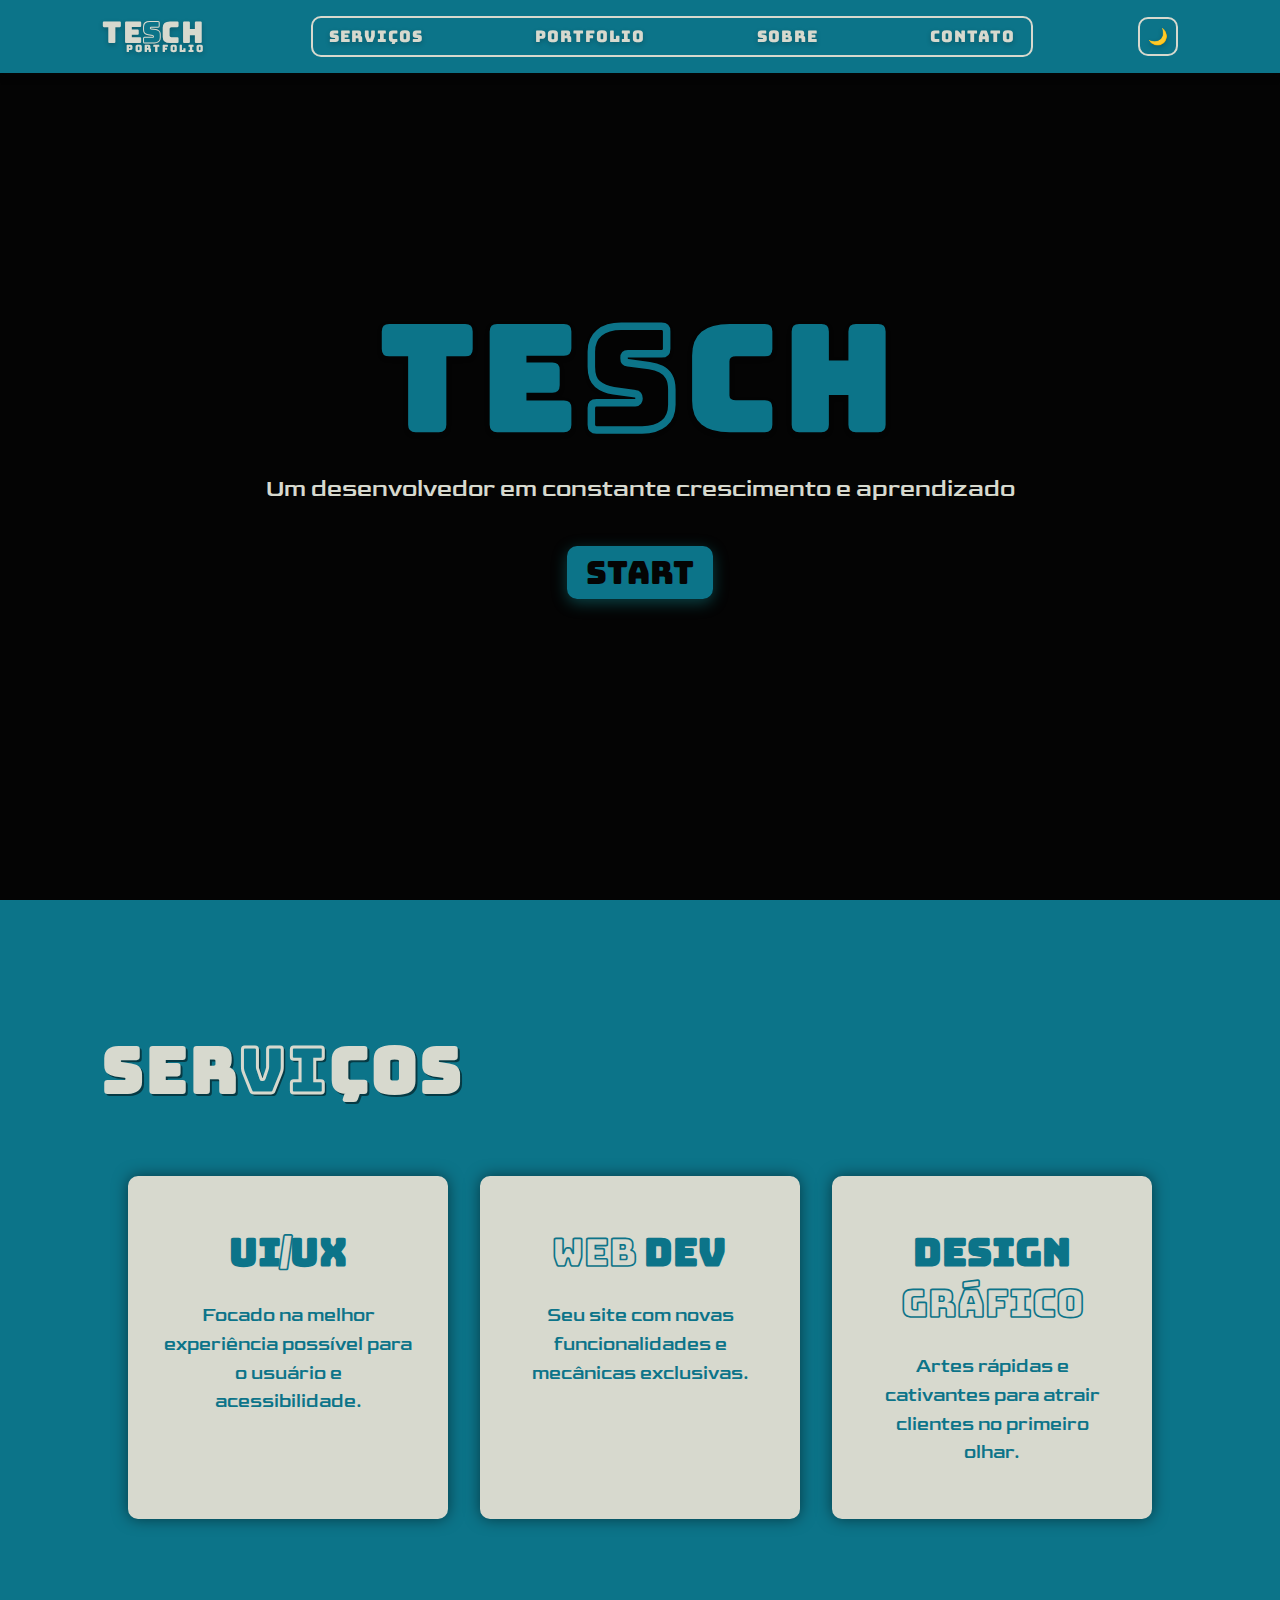
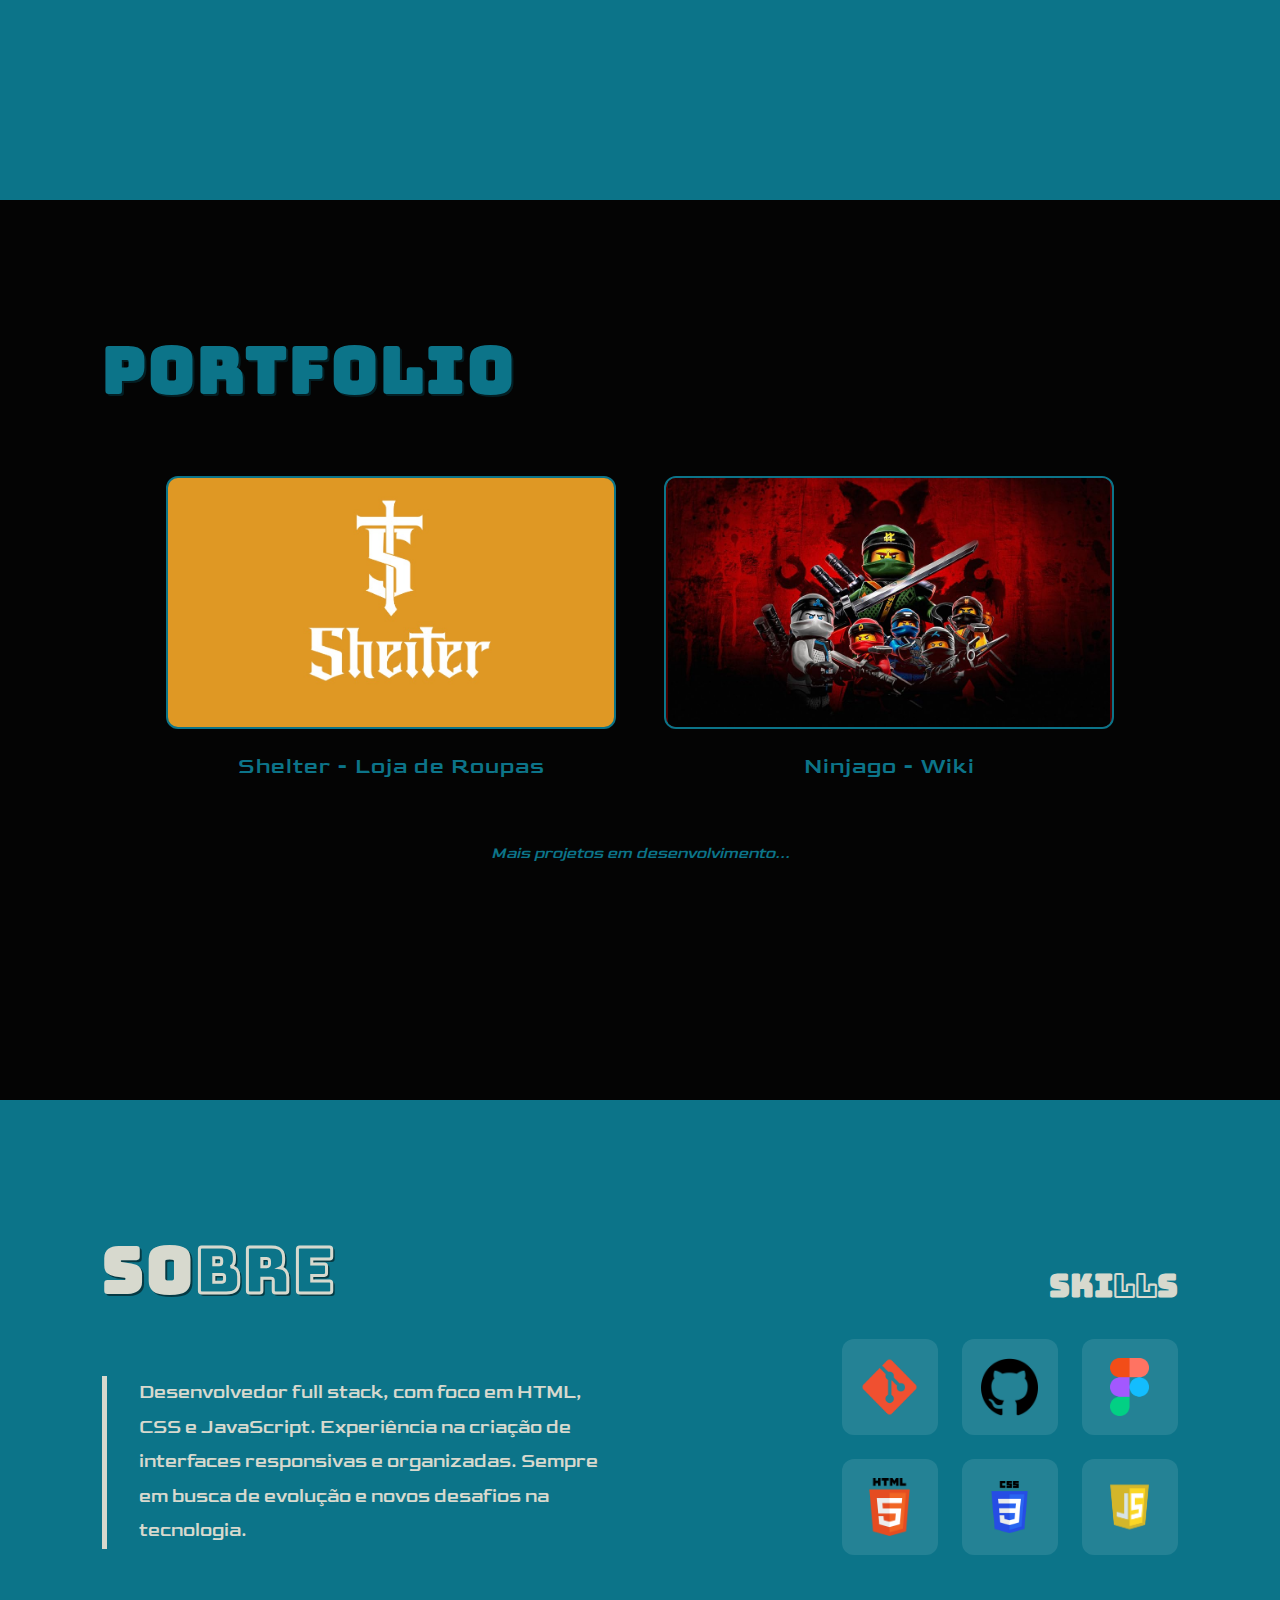
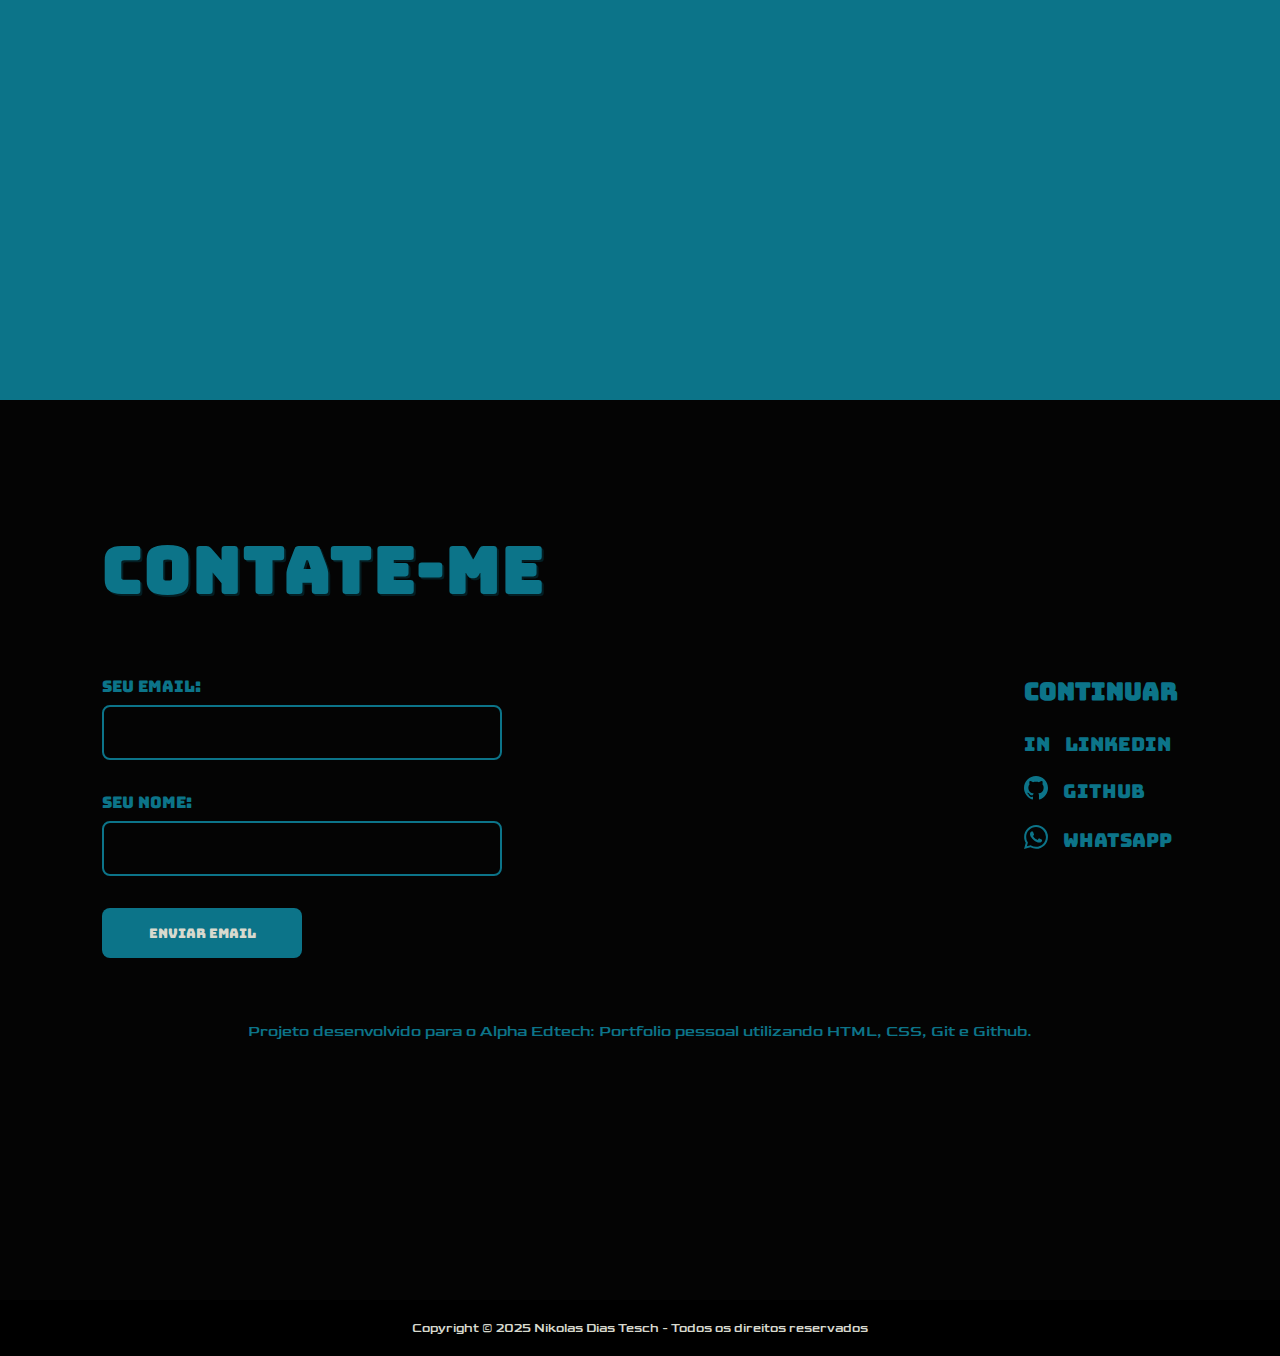
<file: index.html>
<!DOCTYPE html>
<html lang="pt-BR">
  <head>
    <meta charset="UTF-8" />
    <meta name="viewport" content="width=device-width, initial-scale=1.0" />
    <title>TESCH PORTFOLIO</title>
    <link rel="stylesheet" href="styles.css">
  </head>
  <body>
    <input type="checkbox" id="theme-toggle" hidden />
    
    <div id="page-container">
      
      <header class="header-fixed glass-effect">
        <div class="logo-container">
          <a href="#inicio">
            <span class="logo-small">TE<span class="logo-outline">S</span>CH</span>
            <span id="subtitle">PORTFOLIO</span>
          </a>
        </div>

        <nav class="header-nav">
          <a href="#servicos" class="nav-button">SERVIÇOS</a>
          <a href="#portfolio" class="nav-button">PORTFOLIO</a>
          <a href="#sobre" class="nav-button">SOBRE</a>
          <a href="#contato" class="nav-button">CONTATO</a>
        </nav>

        <div class="theme-wrapper">
          <label for="theme-toggle" class="theme-toggle-button">
            <span class="icon-display"></span>
          </label>
        </div>
      </header>

      <main>
        
        <section id="inicio" class="hero-section">
          <div class="fade-in-scroll">
            <h1 class="main-logo">TE<span class="logo-outline-main">S</span>CH</h1>
            <p class="subtitle-main">
              Um desenvolvedor em constante crescimento e aprendizado
            </p>
            <a href="#servicos" class="start-button">START</a>
          </div>
        </section>

        <section id="servicos" class="content-section">
          <div class="container-align">
            <h2 class="section-titleN reveal-text">
              SER<span class="section-title-outline-blue">VI</span>ÇOS
            </h2>

            <div class="centered-content-wrapper">
              <div class="services-container">
                <div class="service-card reveal-card">
                  <h3 class="card-title">
                    UI<span class="logo-outline-white">/</span>UX
                  </h3>
                  <p class="card-description">
                    Focado na melhor experiência possível para o usuário e acessibilidade.
                  </p>
                </div>

                <div class="service-card reveal-card">
                  <h3 class="card-title">
                    <span class="logo-outline-white">WEB</span> DEV
                  </h3>
                  <p class="card-description">
                    Seu site com novas funcionalidades e mecânicas exclusivas.
                  </p>
                </div>

                <div class="service-card reveal-card">
                  <h3 class="card-title">
                    DESIGN <span class="logo-outline-white">GRÁFICO</span>
                  </h3>
                  <p class="card-description">
                    Artes rápidas e cativantes para atrair clientes no primeiro olhar.
                  </p>
                </div>
              </div>
            </div>
          </div>
        </section>

        <section id="portfolio" class="content-section">
          <div class="container-align">
            <h2 class="section-titleB title-breveal-text">PORTFOLIO</h2>

            <div class="centered-content-wrapper">
              <div class="portfolio-container">
                <a href="./projects/shelter/index.html" class="portfolio-card reveal-card">
                  <div class="card-frame shelter-bg">
                    <img src="./assets/shelter.png" alt="Shelter Logo" class="project-logo" />
                  </div>
                  <p class="project-name">Shelter - Loja de Roupas</p>
                </a>

                <a href="./projects/ninjago/index.html" class="portfolio-card reveal-card">
                  <div class="card-frame ninjago-bg">
                    <img src="./assets/ninjagobannser.jpg" alt="Ninjago Wiki" class="project-img" />
                  </div>
                  <p class="project-name">Ninjago - Wiki</p>
                </a>
              </div>
              <p class="coming-soon reveal-text">Mais projetos em desenvolvimento...</p>
            </div>
          </div>
        </section>
        
        <section id="sobre" class="content-section">
          <div class="container-align">
            <h2 class="section-titleN reveal-text">SO<span class="section-title-outline-blue">BRE</span></h2>

            <div class="about-split-layout">
              
              <div class="about-text-column reveal-card">
                <div class="about-text-container">
                  <p class="about-text">
                    Desenvolvedor full stack, com foco em HTML, CSS e JavaScript.
                    Experiência na criação de interfaces responsivas e organizadas. 
                    Sempre em busca de evolução e novos desafios na tecnologia.
                  </p>
                </div>
              </div>

              <div class="skills-column reveal-card">
                <h3 class="skills-title">SKI<span class="section-title-outline-blue">LL</span>S</h3>
                <div class="skills-grid-2col">
                  <div class="skill-card"><img src="./assets/Giticon.png" alt="Git" class="skill-icon" /></div>
                  <div class="skill-card"><img src="./assets/GitHubIcon.png" alt="GitHub" class="skill-icon" /></div>
                  <div class="skill-card"><img src="./assets/Figmaicon.png" alt="Figma" class="skill-icon" /></div>
                  <div class="skill-card"><img src="./assets/htmlicon.png" alt="HTML5" class="skill-icon" /></div>
                  <div class="skill-card"><img src="./assets/cssicon.png" alt="CSS3" class="skill-icon" /></div>
                  <div class="skill-card"><img src="./assets/jsicon.webp" alt="JS" class="skill-icon" /></div>
                </div>
              </div>

            </div>
          </div>
        </section>

        <section id="contato" class="content-section">
          <div class="container-align">
            <h2 class="section-titleB title-b reveal-text">CONTATE-ME</h2>
            
            <div class="contact-content">
              <div class="contact-form-container reveal-card">
                <form action="mailto:nikolasdtesch@gmail.com" method="POST" enctype="text/plain" class="contact-form">
                  <label for="email" class="form-label">Seu EMAIL:</label>
                  <input type="email" id="email" name="email" class="form-input" required />
                  
                  <label for="name" class="form-label">Seu NOME:</label>
                  <input type="text" id="name" name="name" class="form-input" required />
                  
                  <button type="submit" class="submit-button">ENVIAR EMAIL</button>
                </form>
              </div>

              <div class="social-wrapper reveal-card">
                <h2 class="social-title">CONTINUAR</h2>
                <div class="social-links">
                  <a href="https://www.linkedin.com/in/nikolastesch/" target="_blank" class="social-link">
                    <span class="social-icon">in</span> LINKEDIN
                  </a>
                  <a href="https://github.com/NikolasTesch" target="_blank" class="social-link">
                    <span class="social-icon-github"></span> GITHUB
                  </a>
                  <a href="https://wa.me/5573999760129" target="_blank" class="social-link">
                    <span class="social-icon-whatsapp"></span> WHATSAPP
                  </a>
                </div>
              </div>
            </div>

            <div class="project-info reveal-text">
              <p class="project-description">
                Projeto desenvolvido para o Alpha Edtech: Portfolio pessoal utilizando HTML, CSS, Git e Github.
              </p>
            </div>
          </div>
        </section>

      </main>

      <footer class="footer">
        <p class="footer-text">
          Copyright © 2025 Nikolas Dias Tesch - Todos os direitos reservados
        </p>
      </footer>

    </div>
  </body>
</html>
</file>
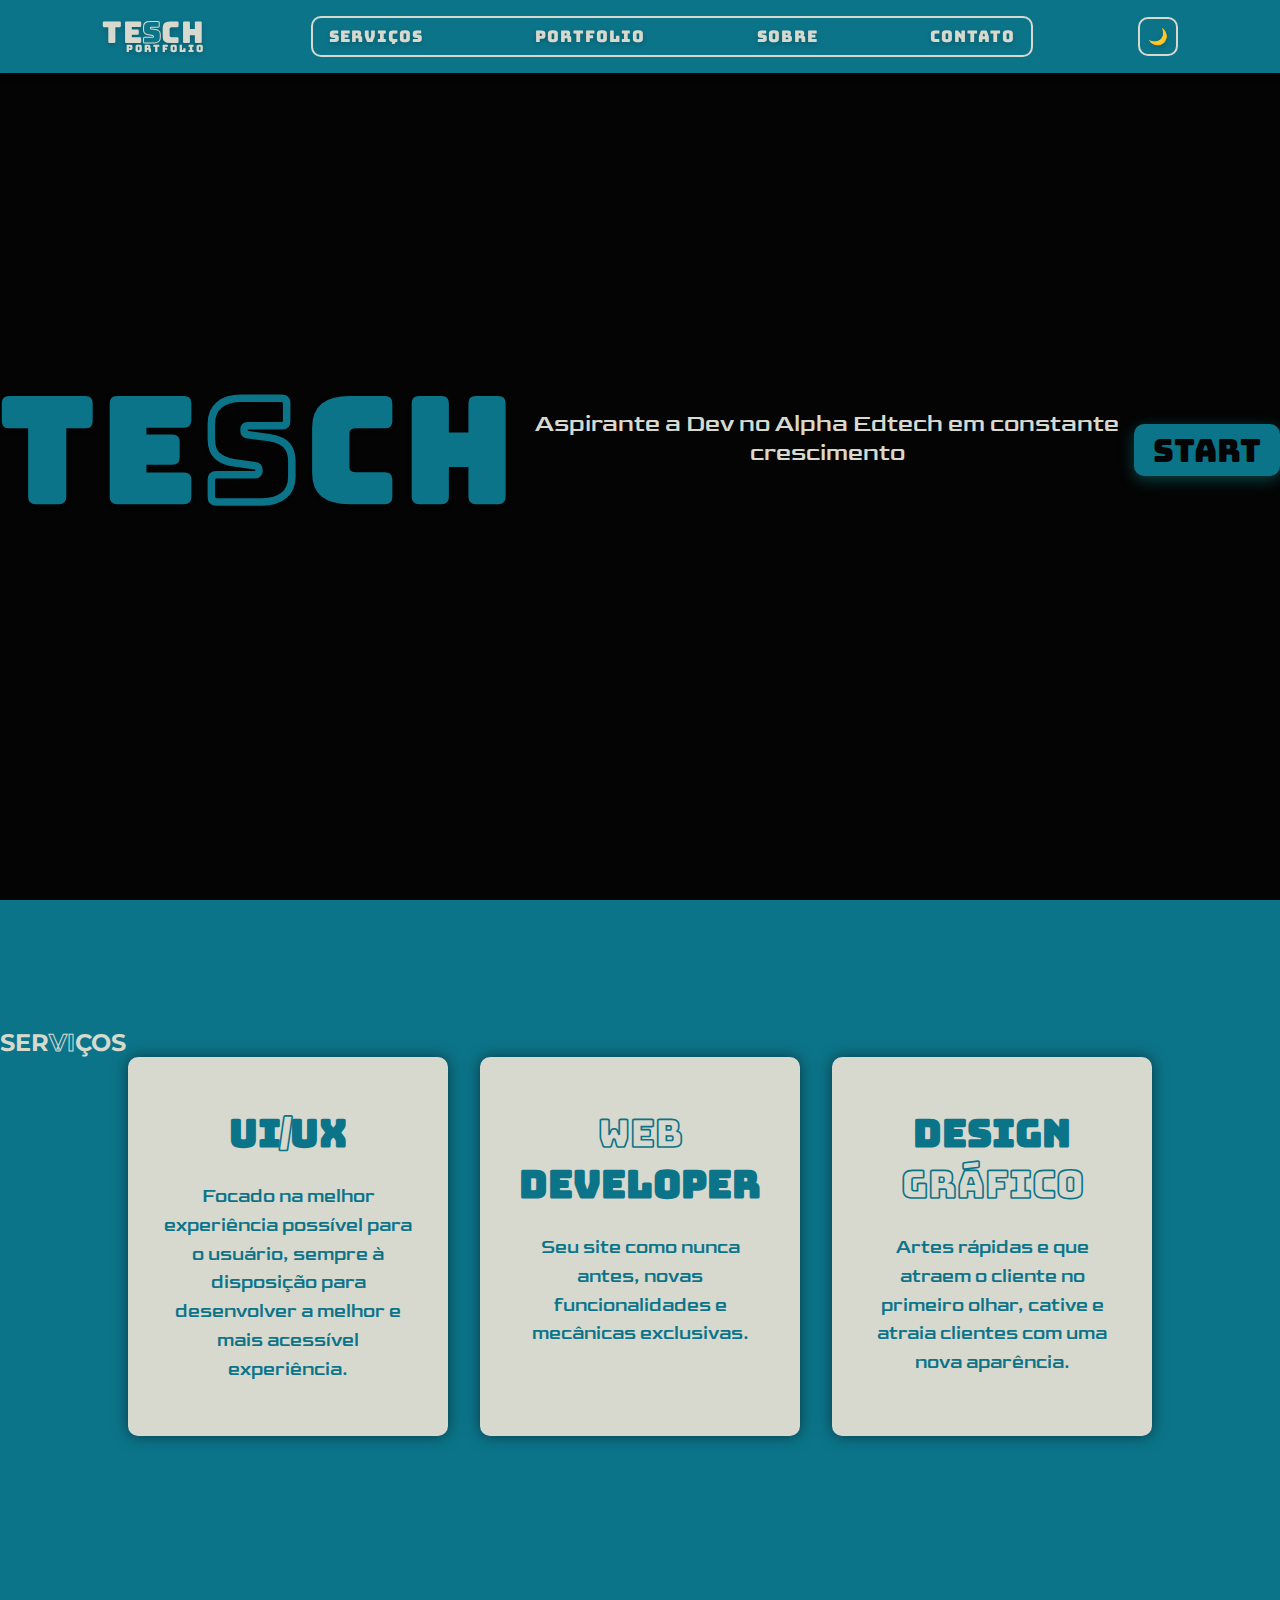
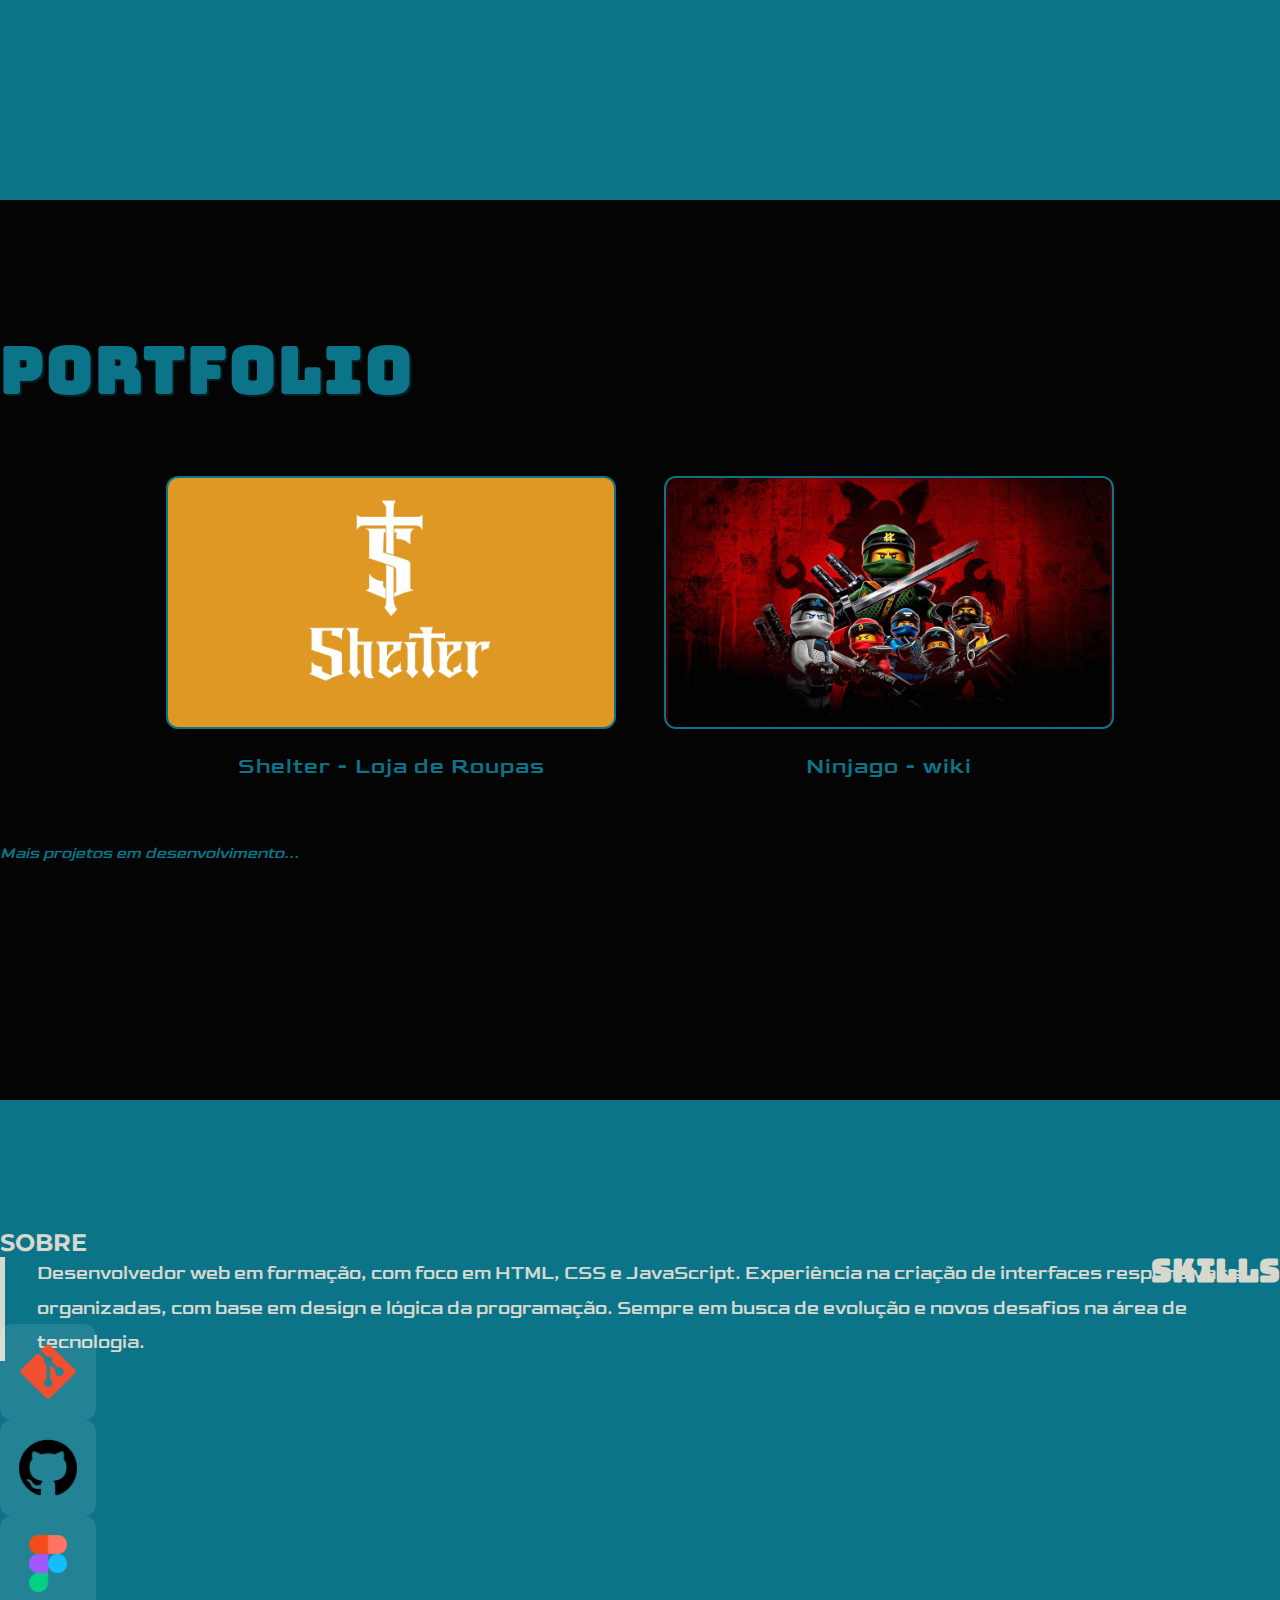
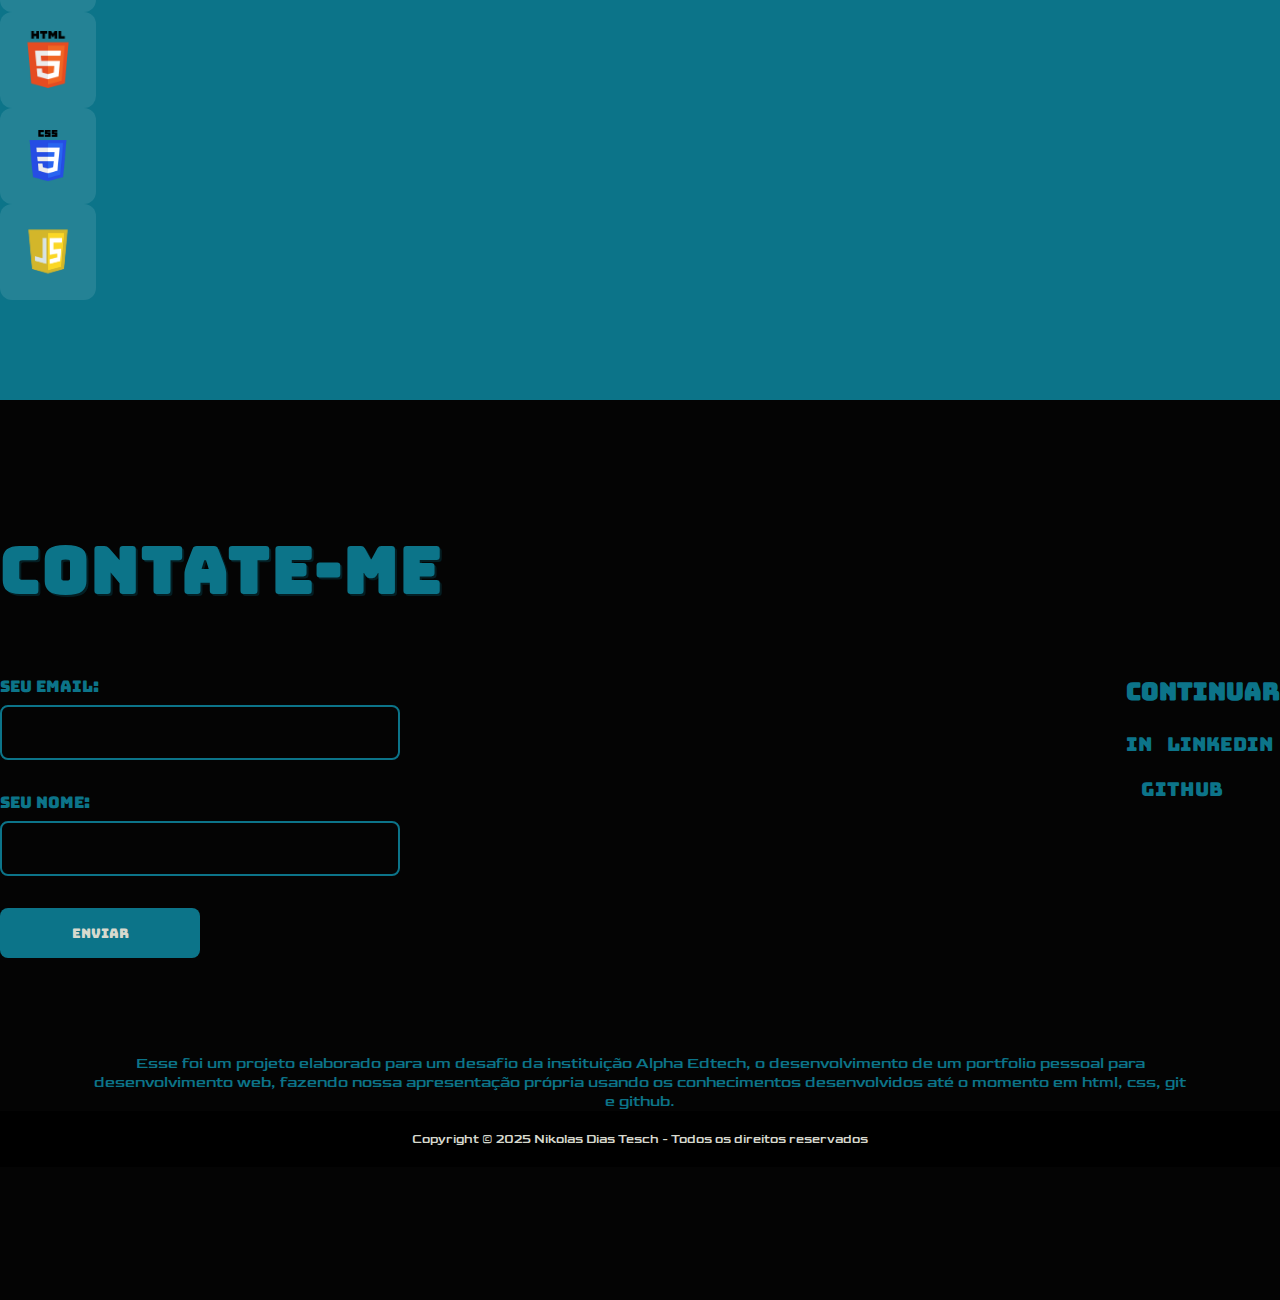
<file: Index.html>
<!DOCTYPE html>
<html lang="pt-BR">
  <head>
    <meta charset="UTF-8" />
    <meta name="viewport" content="width=device-width, initial-scale=1.0" />
    <title>TESCH PORTFOLIO</title>
    <link rel="stylesheet" href="styles.css">
  </head>
  <body>
    <!-- --------------------------------------------- -->
    <!--                   HEADER                      -->
    <!-- --------------------------------------------- -->
    <input type="checkbox" id="theme-toggle" hidden />
    <div id="page-container">
      <header class="header-fixed">
        <div>
          <a href="#inicio">
            <span class="logo-small"
              >TE<span class="logo-outline">S</span><span>CH</span></span
            >
            <span id="subtitle">PORTFOLIO</span>
          </a>
        </div>

        <nav class="header-nav">
          <a href="#servicos" class="nav-button">SERVIÇOS</a>
          <a href="#portfolio" class="nav-button">PORTFOLIO</a>
          <a href="#sobre" class="nav-button">SOBRE</a>
          <a href="#contato" class="nav-button">CONTATO</a>
        </nav>

        <div>
          <label for="theme-toggle" class="theme-toggle-button"
            ><span class="icon-display"></span>
          </label>
        </div>
      </header>

      <!-- --------------------------------------------- -->
      <!--                  INICIO/HERO                   -->
      <!-- --------------------------------------------- -->
      <section id="inicio" class="hero-section">
        <h1 class="main-logo">TE<span class="logo-outline-main">S</span>CH</h1>
        <p class="subtitle-main">
          Aspirante a Dev no Alpha Edtech em constante crescimento
        </p>
        <a href="#servicos" class="start-button">START</a>
      </section>

      <!-- --------------------------------------------- -->
      <!--               SEÇÃO SERVIÇOS                  -->
      <!-- --------------------------------------------- -->
      <section id="servicos" class="content-section">
        <h2 class="section-title">
          SER<span class="section-title-outline-blue">VI</span>ÇOS
        </h2>

        <div class="services-container">
          <div class="service-card">
            <h3 class="card-title">
              UI<span class="logo-outline-white">/</span>UX
            </h3>
            <p class="card-description">
              Focado na melhor experiência possível para o usuário, sempre à
              disposição para desenvolver a melhor e mais acessível experiência.
            </p>
          </div>

          <div class="service-card">
            <h3 class="card-title">
              <span class="logo-outline-white">WEB</span> DEVELOPER
            </h3>
            <p class="card-description">
              Seu site como nunca antes, novas funcionalidades e mecânicas
              exclusivas.
            </p>
          </div>

          <div class="service-card">
            <h3 class="card-title">
              DESIGN <span class="logo-outline-white">GRÁFICO</span>
            </h3>
            <p class="card-description">
              Artes rápidas e que atraem o cliente no primeiro olhar, cative e
              atraia clientes com uma nova aparência.
            </p>
          </div>
        </div>
      </section>

      <!-- --------------------------------------------- -->
      <!--               SEÇÃO PORTIFOLIO                  -->
      <!-- --------------------------------------------- -->
      <section id="portfolio" class="content-section">
          <h2 class="section-titleB">PORTFOLIO</h2>

        <div class="portfolio-container">
          <a href="./projects/shelter/index.html" class="portfolio-card">
            <div class="card-frame shelter-bg">
              <img
                src="./assets/shelter.png"
                alt="Shelter Logo"
                class="project-logo"
              />
            </div>
            <p class="project-name">Shelter - Loja de Roupas</p>
          </a>

          <a href="./" class="portfolio-card">
            <div class="card-frame ninjago-bg">
              <img
                src="./assets/ninjagobannser.jpg"
                alt="Ninjago Wiki"
                class="project-img"
              />
            </div>
            <p class="project-name">Ninjago - wiki</p>
          </a>
        </div>
        <p class="coming-soon">Mais projetos em desenvolvimento...</p>
      </section>
      
      <!-- --------------------------------------------- -->
      <!--               SEÇÃO SOBRE                  -->
      <!-- --------------------------------------------- -->
      <section id="sobre" class="content-section">
        <h2 class="section-title">SOBRE</h2>

        <div class="about-text-container">
          <p class="about-text">
            Desenvolvedor web em formação, com foco em HTML, CSS e JavaScript.
            Experiência na criação de interfaces responsivas e organizadas, com
            base em design e lógica da programação. Sempre em busca de evolução
            e novos desafios na área de tecnologia.
          </p>
        </div>

        <h3 class="skills-title">SKILLS</h3>

        <div class="skills-container">
          <div class="skill-card">
            <img src="./assets/Giticon.png" alt="Git" class="skill-icon" />
          </div>

          <div class="skill-card">
            <img src="./assets/GitHubIcon.png" alt="GitHub" class="skill-icon" />
          </div>

          <div class="skill-card">
            <img src="./assets/Figmaicon.png" alt="Figma/Design" class="skill-icon" />
          </div>

          <div class="skill-card">
            <img src="./assets/htmlicon.png" alt="HTML5" class="skill-icon" />
          </div>

          <div class="skill-card">
            <img src="./assets/cssicon.png" alt="CSS3" class="skill-icon" />
          </div>

          <div class="skill-card">
            <img src="./assets/jsicon.webp" alt="JavaScript" class="skill-icon" />
          </div>
        </div>
      </section>
      <!-- --------------------------------------------- -->
      <!--               SEÇÃO CONTATO                  -->
      <!-- --------------------------------------------- -->
      <section id="contato" class="content-section">
        <h2 class="section-titleB">CONTATE-ME</h2>
        <!--  -->
        <div class="contact-content">
          <div class="contact-form-container">
            <form action="#" method="POST" class="contact-form">
              <label for="email" class="form-label">Seu EMAIL:</label>
              <input type="email" id="email" name="email" class="form-input" />
              <label for="name" class="form-label">Seu NOME:</label>
              <input type="text" id="name" name="name" class="form-input" />
              <button type="submit" class="submit-button">ENVIAR</button>
            </form>
          </div>

          <div class="social-container">
            <h2 class="social-title">CONTINUAR</h2>
            <div class="social-links">
              <a href="URL_DO_SEU_LINKEDIN" target="_blank" class="social-link">
                <span class="social-icon">in</span> LINKEDIN
              </a>
              <a href="URL_DO_SEU_GITHUB" target="_blank" class="social-link">
                <span class="social-icon"></span> GITHUB
              </a>
            </div>
          </div>
        </div>

        <p class="project-description">
          Esse foi um projeto elaborado para um desafio da instituição Alpha
          Edtech, o desenvolvimento de um portfolio pessoal para <br />
          desenvolvimento web, fazendo nossa apresentação própria usando os
          conhecimentos desenvolvidos até o momento em html, css, git <br />
          e github.
        </p>
        <!-- --------------------------------------------- -->
        <!--               FOOTER                  -->
        <!-- --------------------------------------------- -->
        <footer class="footer">
          <p class="footer-text">
            Copyright © 2025 Nikolas Dias Tesch - Todos os direitos reservados
          </p>
        </footer>
      </section>
    </div>
  </body>
</html>
</file>
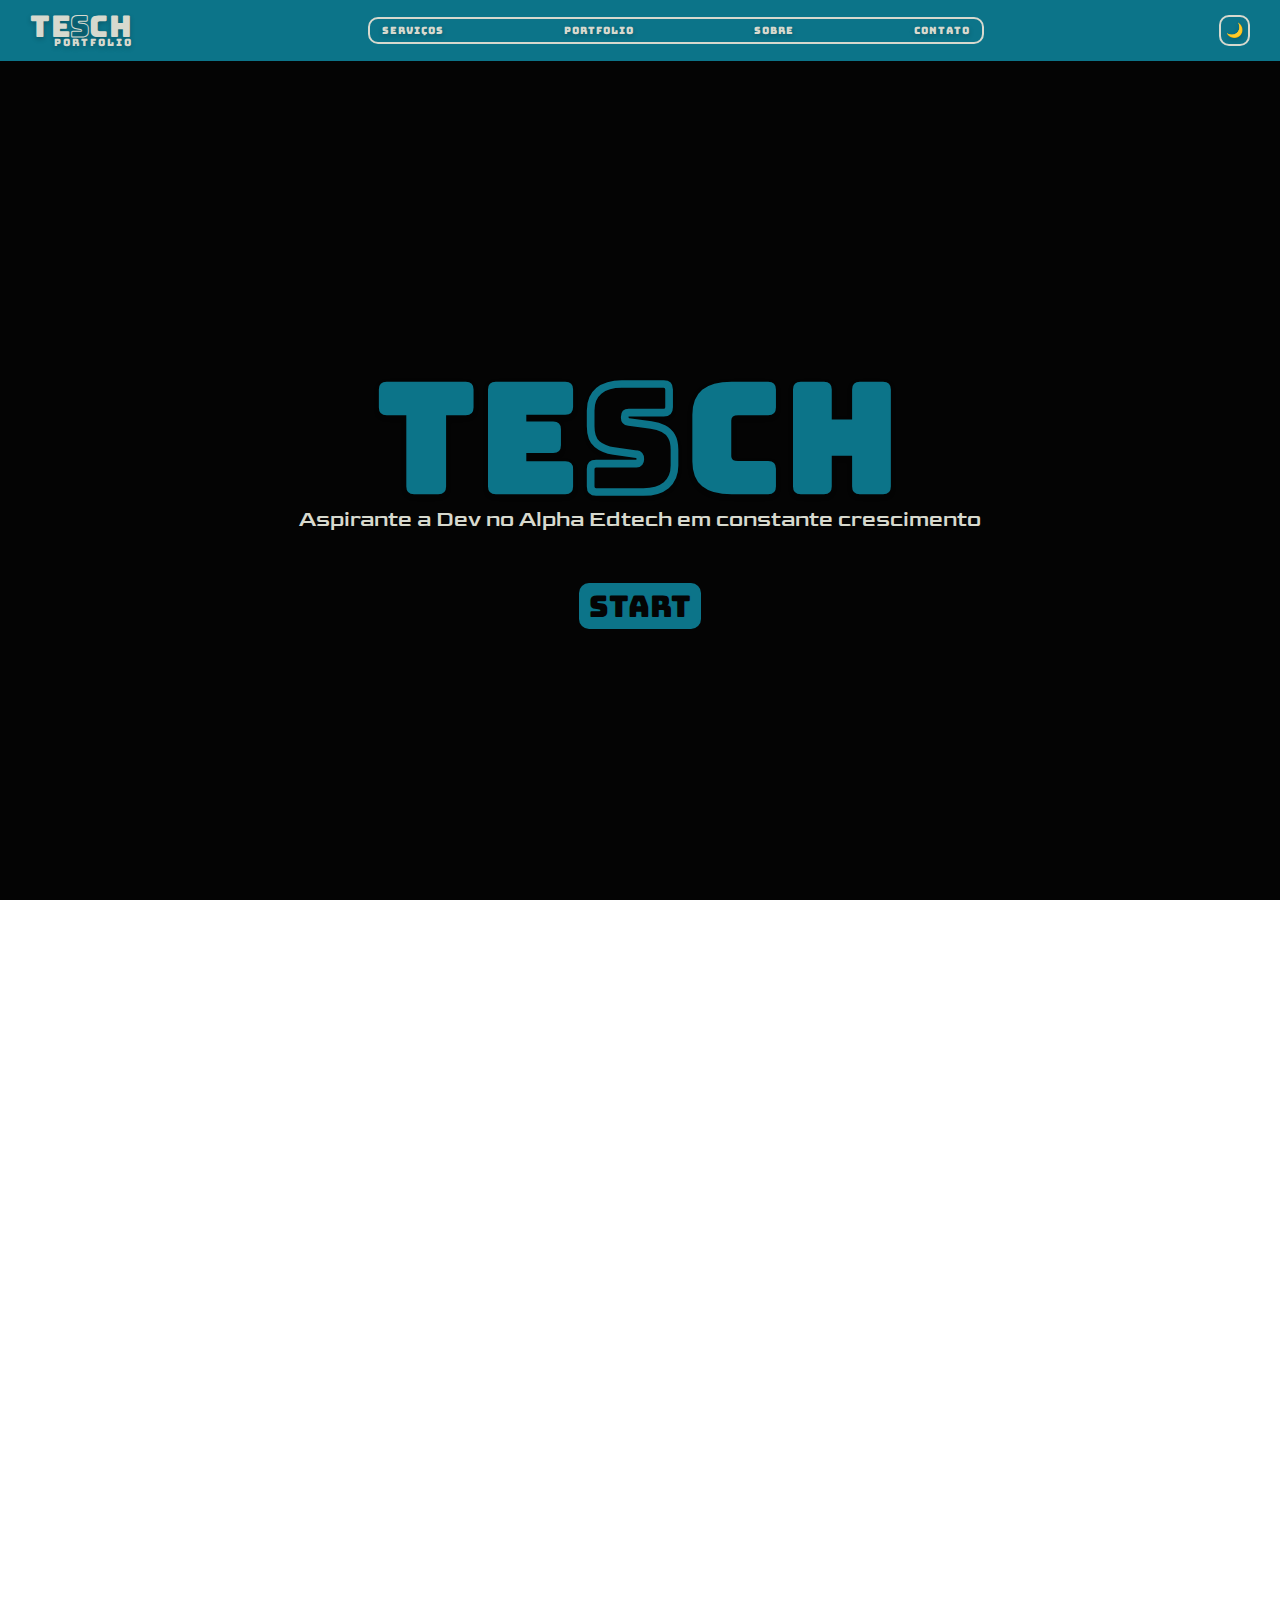
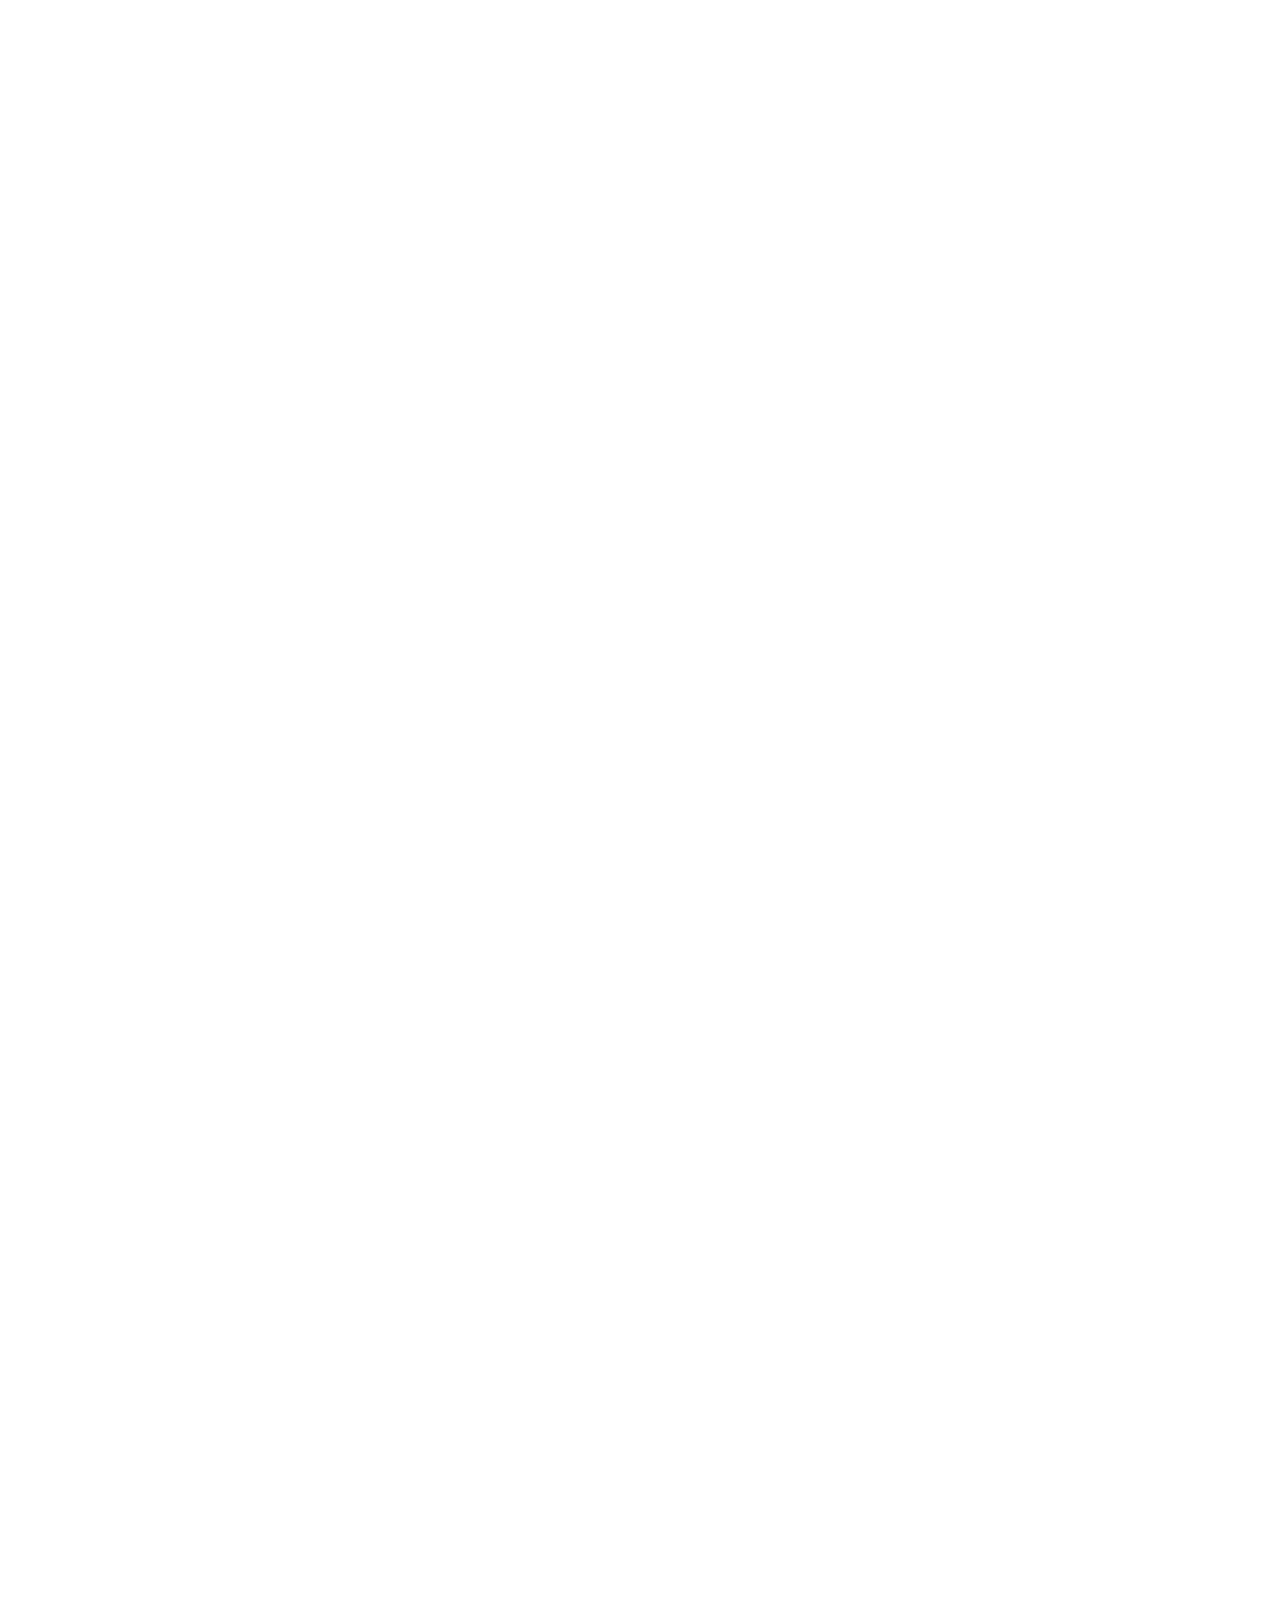
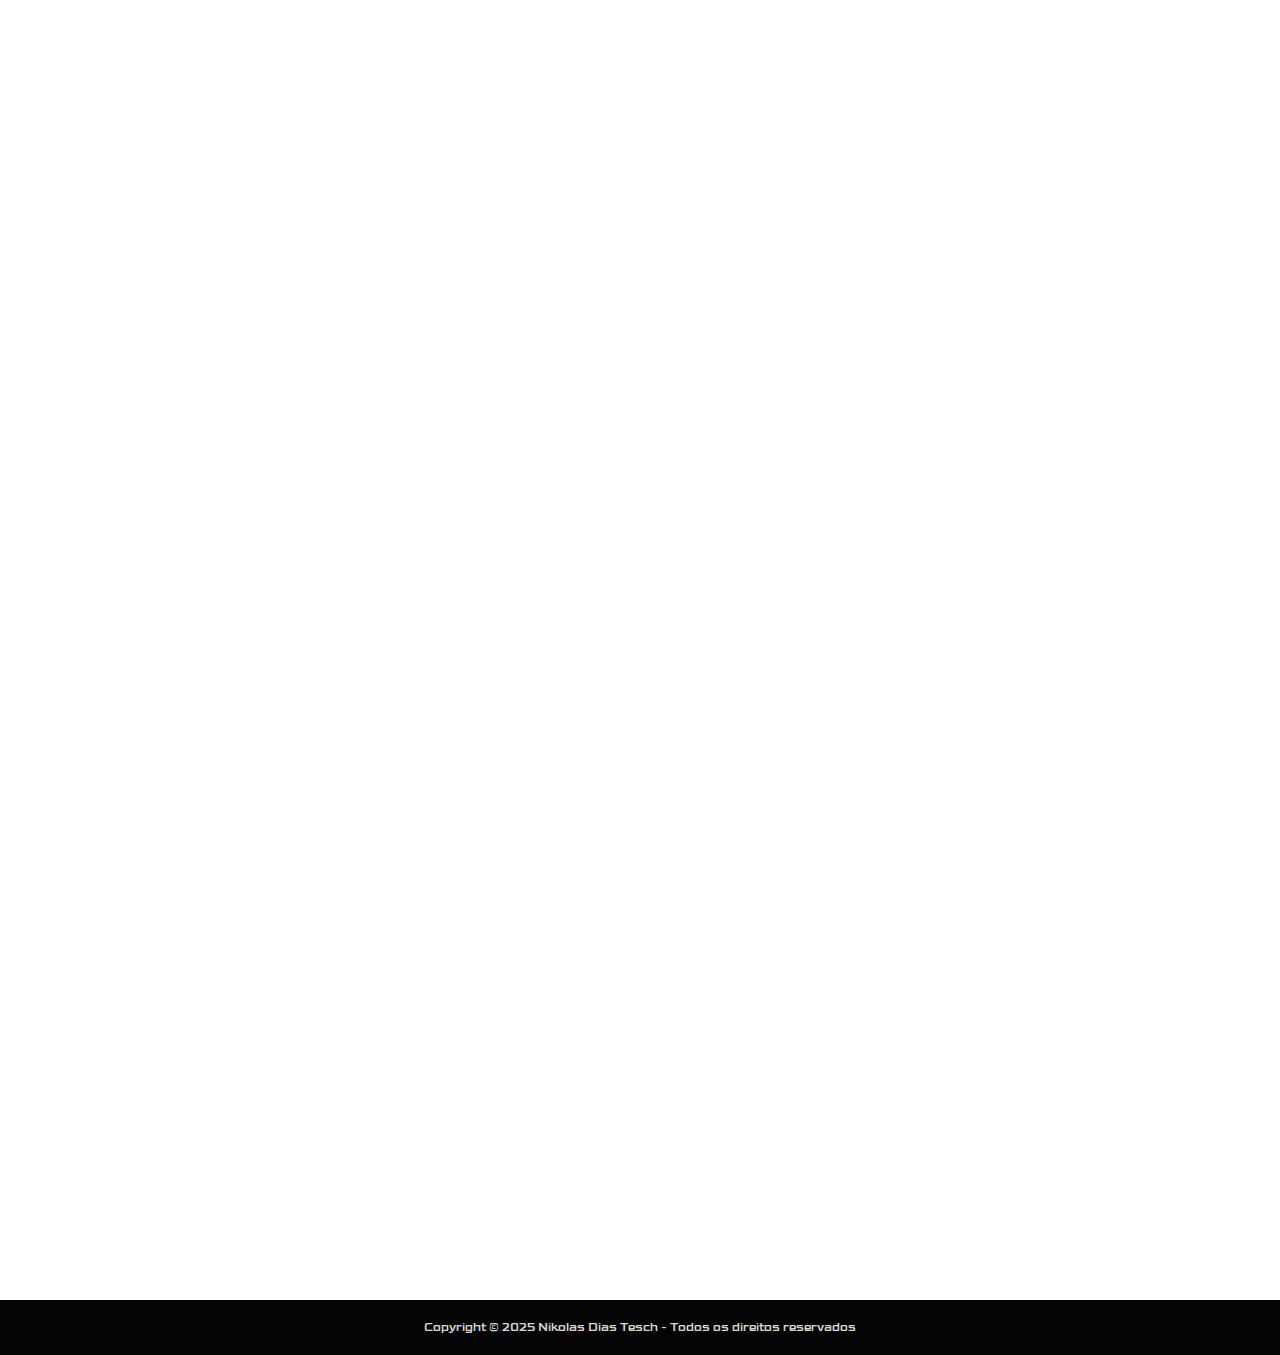
<file: MAIN PAGE/Index.html>
<!DOCTYPE html>
<html lang="pt-BR">
  <head>
    <meta charset="UTF-8" />
    <meta name="viewport" content="width=device-width, initial-scale=1.0" />
    <title>TESCH PORTFOLIO</title>
    <link rel="stylesheet" href="styles.css" />
  </head>
  <body>
    <input type="checkbox" id="theme-toggle" hidden />
    <div id="page-container">
      <header class="header-fixed">
        <div>
          <a href="#inicio">
            <span class="logo-small"
              >TE<span class="logo-outline">S</span><span>CH</span></span
            >
            <span id="subtitle">PORTFOLIO</span>
          </a>
        </div>

        <nav class="header-nav">
          <a href="#servicos" class="nav-button">SERVIÇOS</a>
          <a href="#portfolio" class="nav-button">PORTFOLIO</a>
          <a href="#sobre" class="nav-button">SOBRE</a>
          <a href="#contato" class="nav-button">CONTATO</a>
        </nav>

        <div>
          <label for="theme-toggle" class="theme-toggle-button"
            ><span class="icon-display"></span>
          </label>
        </div>
      </header>

      <section id="inicio" class="hero-section">
        <h1 class="main-logo">
          TE<span class="logo-outline-main">S</span><span>CH</span>
        </h1>
        <p class="subtitle-main">
          Aspirante a Dev no Alpha Edtech em constante crescimento
        </p>
        <a href="#servicos" class="start-button">START</a>
      </section>

      <section id="servicos" class="content-section"></section>

      <section id="portfolio" class="content-section"></section>

      <section id="sobre" class="content-section"></section>

      <section id="contato" class="content-section"></section>

      <footer class="footer">
    <p class="footer-text">
        Copyright © 2025 Nikolas Dias Tesch - Todos os direitos reservados
    </p>
    </div>
  </body>
</html>
</file>
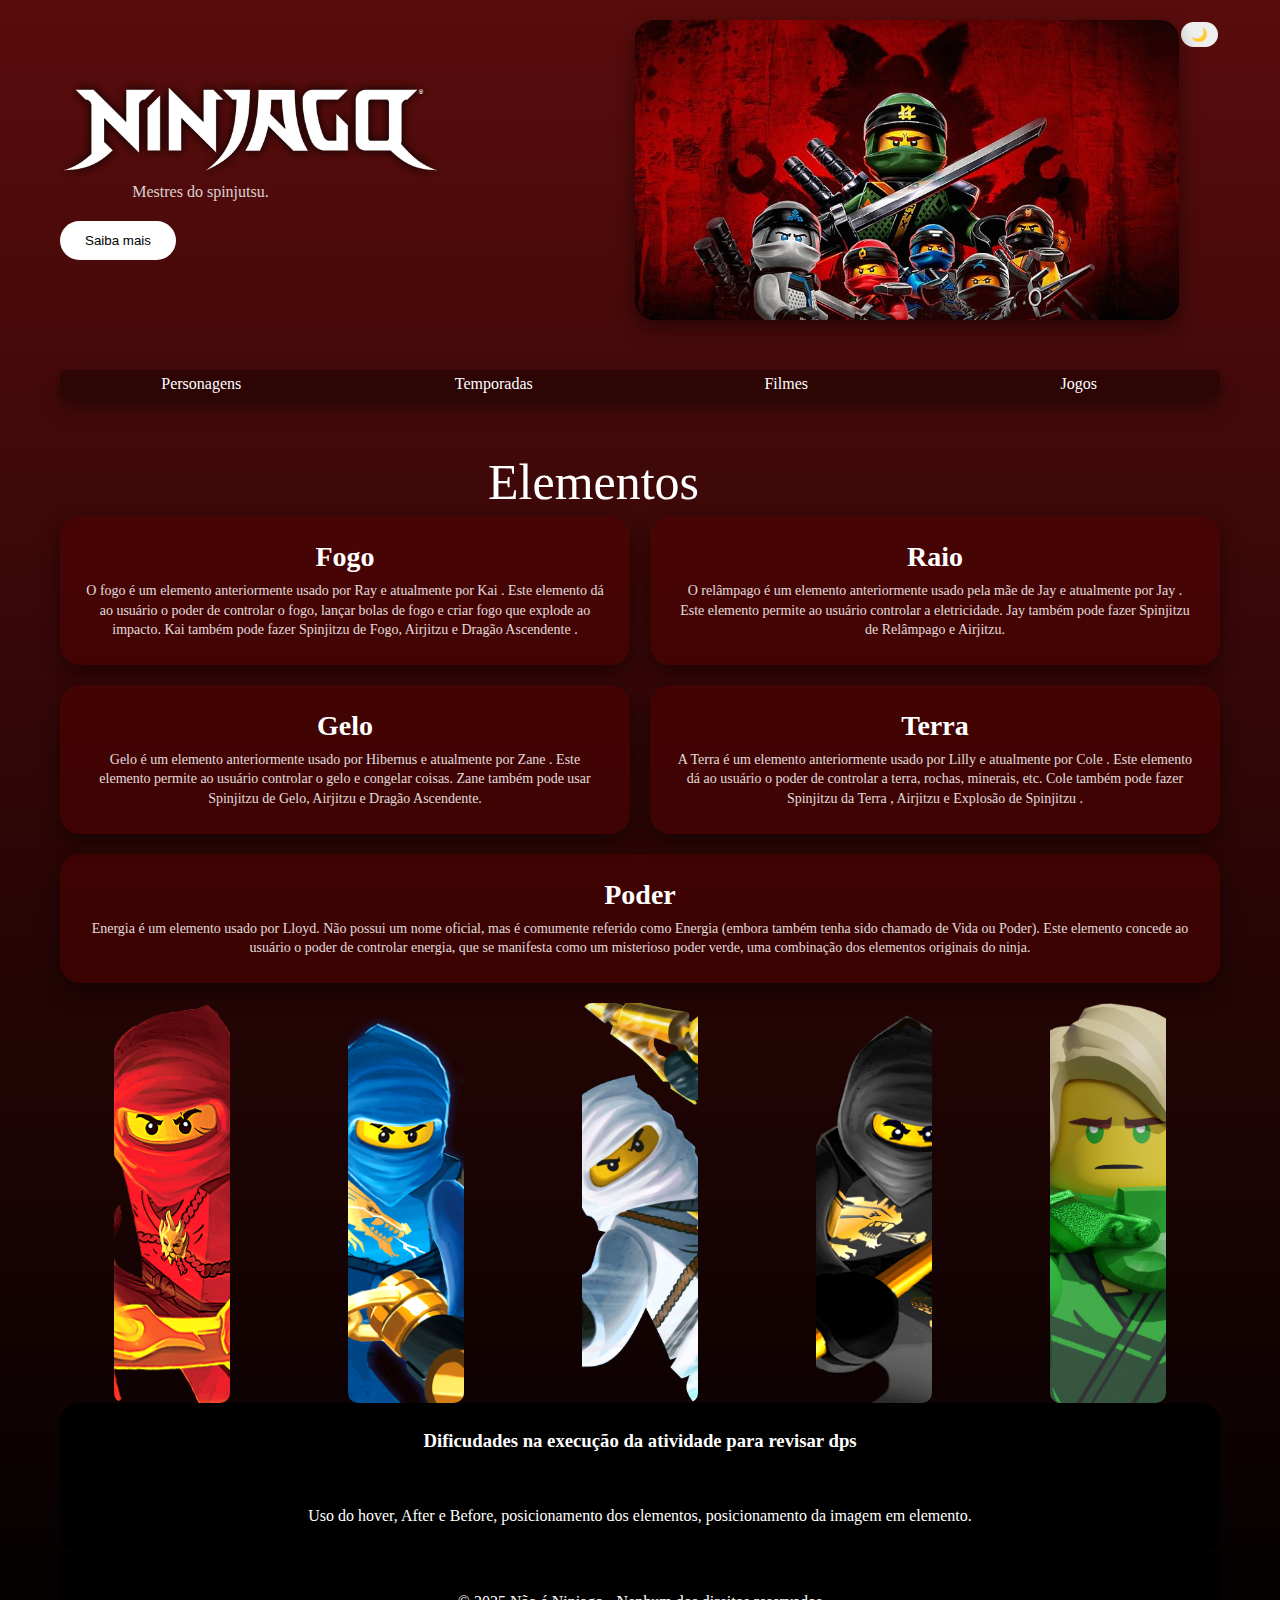
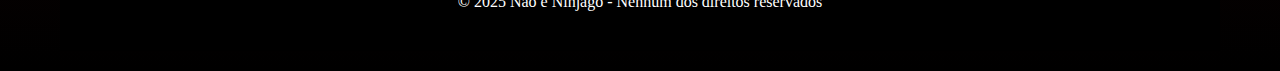
<file: ninjago/index.html>
<!DOCTYPE html>
<html lang="en">
  <head>
    <meta charset="UTF-8" />
    <meta name="viewport" content="width=device-width, initial-scale=1.0" />
    <title>Document</title>
  </head>
  <link rel="stylesheet" href="styles.css" />
  <body>
    <div class="container">
      <div><button class="botao"></button></div>
      <!-- banner -->
      <section class="banner">
        <div class="banner-text">
          <img class="logo" src="assets/Ninjago.webp" alt="" />
          <p>Mestres do spinjutsu.</p>
          <button>Saiba mais</button>
        </div>
        <div class="banner-image">
          <img src="assets/ninjagobannser.jpg" />
        </div>
      </section>

      <!-- BARRA DE SERVIÇOS -->
      <section class="services-bar">
        <div class="service">Personagens</div>
        <div class="service">Temporadas</div>
        <div class="service">Filmes</div>
        <div class="service">Jogos</div>
      </section>

      <!-- ELEMENTOS -->
      <div class="Elementos">Elementos</div>

      <!-- GRID DE CARDS -->
      <section class="cards">
        <div class="card">
          <h3 class="card-title">Fogo</h3>
          <p class="card-text">
            O fogo é um elemento anteriormente usado por Ray e atualmente por
            Kai . Este elemento dá ao usuário o poder de controlar o fogo,
            lançar bolas de fogo e criar fogo que explode ao impacto. Kai também
            pode fazer Spinjitzu de Fogo, Airjitzu e Dragão Ascendente .
          </p>
        </div>

        <div class="card">
          <h3 class="card-title">Raio</h3>
          <p class="card-text">
            O relâmpago é um elemento anteriormente usado pela mãe de Jay e
            atualmente por Jay . Este elemento permite ao usuário controlar a
            eletricidade. Jay também pode fazer Spinjitzu de Relâmpago e
            Airjitzu.
          </p>
        </div>

        <div class="card">
          <h3 class="card-title">Gelo</h3>
          <p class="card-text">
            Gelo é um elemento anteriormente usado por Hibernus e atualmente por
            Zane . Este elemento permite ao usuário controlar o gelo e congelar
            coisas. Zane também pode usar Spinjitzu de Gelo, Airjitzu e Dragão
            Ascendente.
          </p>
        </div>

        <div class="card">
          <h3 class="card-title">Terra</h3>
          <p class="card-text">
            A Terra é um elemento anteriormente usado por Lilly e atualmente por
            Cole . Este elemento dá ao usuário o poder de controlar a terra,
            rochas, minerais, etc. Cole também pode fazer Spinjitzu da Terra ,
            Airjitzu e Explosão de Spinjitzu .
          </p>
        </div>

        <div class="card">
          <h3 class="card-title">Poder</h3>
          <p class="card-text">
            Energia é um elemento usado por Lloyd. Não possui um nome oficial,
            mas é comumente referido como Energia (embora também tenha sido
            chamado de Vida ou Poder). Este elemento concede ao usuário o poder
            de controlar energia, que se manifesta como um misterioso poder
            verde, uma combinação dos elementos originais do ninja.
          </p>
        </div>
      </section>

      <section class="ninjas">
        <img src="assets/kai.png" />
        <img src="assets/jay.png" />
        <img src="assets/zane.png" />
        <img src="assets/cole.png" />
        <img src="assets/loyd.png" />
      </section>

      <!-- PARTE INFERIOR -->
      <div class="bottom-card">
        <h3 class="bottom-title">
          Dificudades na execução da atividade para revisar dps
        </h3>
        <p class="botom-text">
          Uso do hover, After e Before, posicionamento dos elementos,
          posicionamento da imagem em elemento.
        </p>
      </div>

      <!-- RODAPÉ  -->
      <footer>
        <p>© 2025 Não é Ninjago - Nenhum dos direitos reservados</p>
      </footer>
    </div>
  </body>
</html>
</file>
<file: styles.css>
@import url("https://fonts.googleapis.com/css2?family=Bungee&family=Goldman:wght@400;700&family=Montserrat:ital,wght@0,100..900;1,100..900&family=Zilla+Slab:ital,wght@0,300;0,400;0,500;0,600;0,700;1,300;1,400;1,500;1,600;1,700&display=swap");

@import url("https://fonts.googleapis.com/css2?family=Bungee&family=Goldman:wght@400;700&family=Montserrat:ital,wght@0,100..900;1,100..900&family=Zilla+Slab:ital,wght@0,300;0,400;0,500;0,600;0,700;1,300;1,400;1,500;1,600;1,700&display=swap");

/* ==================================== */
/* RESET E CONFIGURAÇÕES GERAIS */
/* ==================================== */
* {
  margin: 0;
  padding: 0;
  box-sizing: border-box;
}

html {
  scroll-behavior: smooth;
  font-size: 16px;
}

a {
  text-decoration: none;
}

/* ==================================== */
/*                TEMAS                 */
/* ==================================== */
:root {
  --bg-color1: #d7d9ce;
  --bg-color2: #0c7489;
  --bg-color3: #040404;
  --destac-color: #119da4;
  --text-primary: #d7d9ce;
  --text-inverse: #0c7489;

  --section-padding-top: 8rem;
  --section-padding-side: 8vw;
}

/* TEMA CLARO */
#theme-toggle:checked ~ #page-container {
  --bg-color1: #040404;
  --bg-color2: #0c7489;
  --bg-color3: #d7d9ce;
  --destac-color: #119da4;
  --text-primary: #040404;
  --text-inverse: #d7d9ce;
}

body,
.service-card,
.header-fixed,
.portfolio-card,
.skill-card,
.form-input,
.submit-button,
.nav-button,
.section-title,
.skills-title,
.main-logo,
#page-container {
  transition: background-color 0.3s ease-in-out, color 0.3s ease-in-out, border-color 0.3s ease-in-out, box-shadow 0.3s ease-in-out;
}

body {
  background-color: var(--bg-color3);
  color: var(--text-primary);
  font-family: "Montserrat", sans-serif;
  overflow-x: hidden;
}

/* ==================================== */
/*             HEADER FIXO              */
/* ==================================== */

.header-fixed {
  position: fixed;
  top: 0;
  left: 0;
  width: 100%;
  display: flex;
  justify-content: space-between;
  align-items: center;
  padding: 1rem var(--section-padding-side);
  color: #d7d9ce;
  background-color: #0c7489;
  box-shadow: #040404a1 0px 4px 6px -1px;
  z-index: 1000; 
  text-shadow: 0 2px 5px rgba(0, 0, 0, 0.219);
}


/* LOGO DA ESQUERDA */
.logo-small {
  color: #d7d9ce;
  font-family: "BUNGEE";
  font-size: 30px;
  line-height: 0.6;
  letter-spacing: 1px;
  text-shadow: 0 2px 5px rgba(0, 0, 0, 0.219);
}

.logo-outline {
  color: #0c7489;
  -webkit-text-stroke: 1px #d7d9ce;
  margin: 0 -2px; /* Ajuste espaçamento */
}

#subtitle {
  color: #d7d9ce;
  text-align: right;
  font-family: "BUNGEE";
  font-size: 10px;
  letter-spacing: 2px;
  display: block;
  line-height: 0.4;
}

/* BARRA DE NAVEGAÇÃO */
.header-nav {
  position: relative; 
  border: solid 2px #d7d9ce;
  padding: 0.5rem 1rem;
  border-radius: 10px;
  display: flex;
  gap: 7rem;
  overflow: hidden; 
  isolation: isolate; 
}

.nav-button {
  color: #d7d9ce;
  font-family: "BUNGEE";
  letter-spacing: 1px;
  font-size: 1rem;
  transition: ease-in-out 0.3s;
}
.nav-button:hover {
  transform: scale(1.1);
}
.header-nav::before {
  content: "";
  position: absolute;
  top: 0;
  left: 0;
  bottom: 0;
  width: 0%; 
  background-color: var(--destac-color); 
  z-index: -1; 
  
  animation: scroll-fill linear forwards;
  animation-timeline: scroll(root); 
}

@keyframes scroll-fill {
  from { width: 0%; }
  to { width: 100%; }
}


/* BOTÃO DE TEMA */
.theme-toggle-button {
  border: solid 2px #d7d9ce;
  cursor: pointer;
  display: inline-block;
  font-size: 1rem;
  padding: 0.5rem 0.5rem;
  border-radius: 10px;
  transition: 0.3s;
  transition: transform 0.3s;
}

.theme-toggle-button:hover {
  transform: scale(1.1);
}

.icon-display::before {
  content: "🌙";
}

#theme-toggle:checked ~ #page-container .icon-display::before {
  content: "☀️";
}

/* ==================================== */
/* ESTRUTURA GLOBAL E TÍTULOS */
/* ==================================== */
.content-section {
  min-height: 100vh;
  width: 100%;
  display: flex;
  flex-direction: column;
  padding-top: var(--section-padding-top);
  padding-bottom: 4rem;
}

.container-align {
  width: 100%;
  padding-left: var(--section-padding-side);
  padding-right: var(--section-padding-side);
}

.centered-content-wrapper {
  width: 100%;
  display: flex;
  flex-direction: column;
  align-items: center; 
}

/* TÍTULOS */
.section-titleB {
  font-family: "Bungee";
  font-size: 4rem;
  color: #0c7489;
  margin-bottom: 4rem;
  text-align: left; 
  letter-spacing: 2px;
  text-shadow: 2px 2px 0px #07526156;;
}

.title-b { color: #0c7489; }
.section-title-outline-blue {
  color: #0c7489;;
  -webkit-text-stroke: 1px var(--bg-color1);
}
.section-titleN {
  font-family: "Bungee";
  font-size: 4rem;
  color: #d7d9ce;
  margin-bottom: 4rem;
  text-align: left; 
  letter-spacing: 2px;
  text-shadow: 2px 2px 0px rgba(0,0,0,0.5);
}

.title-N { color: #0c7489; }
.section-title-outline-blue {
  color: #0c7489;;
  -webkit-text-stroke: 1px #d7d9ce;
}

/* ==================================== */
/*          SEÇÃO INICIO/HERO           */
/* ==================================== */

.hero-section {
  background-color: var(--bg-color3);
  min-height: 100vh;
  display: flex;
  justify-content: center;
  align-items: center;
  text-align: center;
}

/* Título Principal "TESCH" */
.main-logo {
  font-family: "Bungee", cursive;
  color: var(--bg-color2);
  font-size: 9rem;
  letter-spacing: 0.5rem;
  line-height: 1;
   text-shadow: 0 2px 5px rgba(0, 0, 0, 0.219);
}

.logo-outline-main {
  color: transparent;
  -webkit-text-stroke: 3px #0c7489;
}

.subtitle-main {
  font-family: "goldman";
  font-size: 1.5rem;
  color: var(--bg-color1);
  margin: 1.5rem 0 3rem 0;
}

/* Botão START */
.start-button {
  font-family: "BUNGEE";
  color: var(--bg-color3);
  font-size: 2rem;
 padding: 0.3rem 1.2rem;
  background-color: var(--bg-color2);
  border-radius: 10px;
  transition: 0.3s ease;
  box-shadow: 0 4px 15px rgba(17, 157, 164, 0.4);
}

.start-button:hover {
  box-shadow: 0 0 20px var(--destac-color);
  transform: translateY(-3px) scale(1.05);;
}
/* MODO CLARO */
#theme-toggle:checked ~ #page-container .logo-outline-main {
  color: var(--bg-color3);
  -webkit-text-stroke: 3px var(--bg-color2);
}
#theme-toggle:checked ~ #page-container .start-button {
  color: var(--bg-color3);
  -webkit-text-stroke: 3px var(--bg-color2);
}
#theme-toggle:checked ~ #page-container .subtitle-main {
  color: var(--bg-color1);
}
/* ==================================== */
/*              SEÇÃO SERVIÇOS          */
/* ==================================== */

#servicos {
  background-color: #0c7489;
}

.services-container {
  display: flex;
  gap: 2rem;
  justify-content: center;
  flex-wrap: wrap;
}

.service-card {
  background-color:  #d7d9ce;
  padding: 3rem 2rem;
  position: relative;
  width: 20rem;
  gap: 2rem;
  border: 3px solid #d7d9ce;
  box-shadow: 0 0 15px rgba(0, 0, 0, 0.5);
  cursor: pointer;
  border-radius: 10px;
  transition: 0.3s ease-in-out;
  text-align: center;
}
.service-card:hover {
  z-index: 10;
  transform: translateY(-15px) scale(1.1);
  box-shadow: 0px 10px 30px rgba(0, 0, 0, 0.5);
}

.card-title {
  font-family: "BUNGEE";
  font-size: 2.4rem;
  color: #0c7489;
  padding-bottom: 1.5rem;
}
.logo-outline-white {
  color: #d7d9ce;
  -webkit-text-stroke: 0.41px #0c7489;
  margin: 0 -2px;
}

.card-description {
  color: #0c7489;
  font-family: "goldman";
  font-size: 1.2rem;
  line-height: 1.5;
}

/* ==================================== */
/*            SEÇÃO PORTFOLIO           */
/* ==================================== */
#portfolio {
  background-color: var(--bg-color3);
}

.portfolio-container {
  display: flex;
  gap: 3rem;
  justify-content: center;
  flex-wrap: wrap;
  width: 100%;
}

.portfolio-card {
  display: flex;
  flex-direction: column;
  align-items: center;
  width: 100%;
  max-width: 450px;
  transition: transform 0.3s;
  text-align: center;
  position: relative;
}

.card-frame {
  width: 100%;
  aspect-ratio: 16/9;
  border-radius: 12px;
  overflow: hidden;
  border: 2px solid var(--bg-color2);
  display: flex;
  align-items: center;
  justify-content: center;
  transition: all 0.4s ease;
}

.shelter-bg {
  background-color: #df9824; 
}
.ninjago-bg {
  background-color: #4a0000; 
}

.project-logo,
.project-img {
  width: 100%;
  height: 100%;
  object-fit: contain;
  transition: transform 0.5s ease; 
}

.project-name {
  margin-top: 1.5rem;
  font-family: "GOLDMAN";
  color: #0c7489;
  font-size: 1.4rem;
  letter-spacing: 1px;
}

.portfolio-card:hover .project-img, 
.portfolio-card:hover .project-logo {
  transform: scale(1.15); 
}

.portfolio-card:hover .card-frame {
  transform: scale(1.1);
  border-color: var(--destac-color);
  box-shadow: 0 0 40px rgba(17, 157, 164, 0.6);
}

/* Frase final */
.coming-soon {
  margin-top: 4rem;
  font-family: "GOLDMAN";
  color: #0c7489;
  font-style: italic;
}
/* ==================================== */
/*              SEÇÃO SOBRE             */
/* ==================================== */
#sobre { background-color: var(--bg-color2); }

.about-split-layout {
  display: grid;
  grid-template-columns: 1fr 1fr; 
  gap: 4rem;
  align-items: start;
}

.about-text-container {
  border-left: 5px solid #d7d9ce;
  padding-left: 2rem;
}

.about-text {
  font-family: "Goldman", sans-serif;
  color: #d7d9ce;
  font-size: 1.2rem;
  line-height: 1.8;
  text-align: left;
}

.skills-column {
  display: flex;
  flex-direction: column;
  align-items: flex-end; 
}

.skills-title {
  font-family: "Bungee", cursive;
  font-size: 2rem;
  color: #d7d9ce;
  margin-bottom: 2rem;
  margin-top: -7rem;
  text-align: right;
  width: 100%;
}

.skills-grid-2col {
  display: grid;
  grid-template-columns: 1fr 1fr 1fr; 
  gap: 1.5rem;
}

.skill-card {
  width: 6rem;
  height: 6rem;
  background: rgba(255,255,255,0.1);
  border-radius: 12px;
  display: flex;
  justify-content: center;
  align-items: center;
  transition: 0.3s;
}
.skill-card:hover { background: rgba(255,255,255,0.2); transform: scale(1.1); }
.skill-icon { width: 60%; height: 60%; object-fit: contain; }

/* ==================================== */
/*              SEÇÃO CONTATO          */
/* ==================================== */
#contato { background-color: var(--bg-color3); }

.contact-content {
  display: flex;
  flex-wrap: wrap;
  gap: 4rem;
  margin-bottom: 4rem;
}

.contact-form-container {
  flex: 1;
  min-width: 300px;
}

.contact-form {
  display: flex;
  flex-direction: column;
}

.form-label {
  font-family: "Bungee", cursive;
  color: var(--bg-color2);
  margin-bottom: 0.5rem;
}

.form-input {
  padding: 1rem;
  margin-bottom: 2rem;
  border: 2px solid var(--bg-color2);
  background: transparent;
  color: var(--bg-color2);
  font-family: "Goldman", sans-serif;
  border-radius: 8px;
  font-size: 1rem;
  width: 100%;
  max-width: 400px;
}
.form-input:focus { 
  outline: none; 
  border-color: var(--destac-color); 
  box-shadow: 0 0 15px rgba(17, 157, 164, 0.3);
}

.submit-button {
  background-color: var(--bg-color2);
  color:  #d7d9ce;
  font-family: "Bungee", cursive;
  padding: 1rem;
  border: none;
  border-radius: 8px;
  cursor: pointer;
  transition: 0.3s;
  max-width: 200px;
}
.submit-button:hover { 
  background-color: var(--destac-color); 
  box-shadow: 0 0 20px var(--destac-color);
}

.social-title {
  font-family: "Bungee", cursive;
  color: var(--bg-color2);
  font-size: 1.5rem;
  margin-bottom: 1.5rem;
}

.social-links {
  display: flex;
  flex-direction: column;
  gap: 1.2rem;
}

.social-link {
  font-family: "Bungee", cursive;
  color: var(--bg-color2);
  font-size: 1.2rem;
  display: flex;
  align-items: center;
  gap: 15px;
  transition: 0.3s;
}
.social-link:hover { 
  color: var(--destac-color); 
  padding-left: 10px; 
  text-shadow: 0 0 10px rgba(17, 157, 164, 0.5);
}

.social-icon-github::before {
  content: ""; display: inline-block; width: 24px; height: 24px; background-color: currentColor;
  mask: url('data:image/svg+xml;utf8,<svg viewBox="0 0 24 24" xmlns="http://www.w3.org/2000/svg"><path d="M12 0C5.37 0 0 5.37 0 12c0 5.31 3.435 9.795 8.205 11.385.6.105.825-.255.825-.57 0-.285-.015-1.04-.015-2.04-3.34.72-4.04-1.605-4.04-1.605-.545-1.38-1.335-1.755-1.335-1.755-1.09-.745.09-.735.09-.735 1.2.09 1.83 1.245 1.83 1.245 1.065 1.83 2.805 1.305 3.495.99.105-.78.42-1.305.765-1.605-2.67-.3-5.475-1.335-5.475-5.925 0-1.305.465-2.385 1.23-3.225-.12-.3-.54-1.53.12-3.18 0 0 1.005-.315 3.3 1.23.96-.27 1.98-.405 3-.405s2.04.135 3 .405c2.295-1.56 3.3-1.23 3.3-1.23.66 1.65.24 2.88.12 3.18.765.84 1.23 1.905 1.23 3.225 0 4.605-2.805 5.625-5.475 5.925.435.375.81 1.095.81 2.22 0 1.605-.015 2.895-.015 3.285 0 .315.225.69.825.57C20.565 21.79 24 17.31 24 12c0-6.63-5.37-12-12-12z"/></svg>') no-repeat center;
}
.social-icon-whatsapp::before {
    content: ""; display: inline-block; width: 24px; height: 24px; background-color: currentColor;
    mask: url('data:image/svg+xml;utf8,<svg viewBox="0 0 24 24" xmlns="http://www.w3.org/2000/svg"><path d="M17.472 14.382c-.297-.149-1.758-.867-2.03-.967-.273-.099-.471-.148-.67.15-.197.297-.767.966-.94 1.164-.173.199-.347.223-.644.075-.297-.15-1.255-.463-2.39-1.475-.883-.788-1.48-1.761-1.653-2.059-.173-.297-.018-.458.13-.606.134-.133.298-.347.446-.52.149-.174.198-.298.298-.497.099-.198.05-.371-.025-.52-.075-.149-.669-1.612-.916-2.207-.242-.579-.487-.5-.669-.51-.173-.008-.371-.01-.57-.01-.198 0-.52.074-.792.372-.272.297-1.04 1.016-1.04 2.479 0 1.462 1.065 2.875 1.213 3.074.149.198 2.096 3.2 5.077 4.487.709.306 1.262.489 1.694.625.712.227 1.36.195 1.871.118.571-.085 1.758-.719 2.006-1.413.248-.694.248-1.289.173-1.413-.074-.124-.272-.198-.57-.347m-5.421 7.403h-.004a9.87 9.87 0 01-5.031-1.378l-.361-.214-3.741.982.998-3.648-.235-.374a9.86 9.86 0 01-1.51-5.26c.001-5.45 4.436-9.884 9.888-9.884 2.64 0 5.122 1.03 6.988 2.898a9.825 9.825 0 012.893 6.994c-.003 5.45-4.437 9.884-9.885 9.884m8.413-18.297A11.815 11.815 0 0012.05 0C5.495 0 .16 5.335.157 11.892c0 2.096.547 4.142 1.588 5.945L.057 24l6.305-1.654a11.882 11.882 0 005.683 1.448h.005c6.554 0 11.89-5.335 11.893-11.893a11.821 11.821 0 00-3.48-8.413Z"/></svg>') no-repeat center;
}

.project-description {
  text-align: center;
  color: #0c7489;
  font-family: "Goldman", sans-serif;
  margin-top: 2rem;
}

/* ==================================== */
/*                FOOTER                */
/* ==================================== */

.footer {
  background-color: #000000;
  padding: 20px 0;
  width: 100%;
  text-align: center;
  margin-bottom: 0;
}

.footer-text {
  font-family: "goldman";
  font-size: 0.8rem;
  color: #d7d9ce;
}

/* ==================================== */
/* ANIMAÇÕES DE SCROLL (VIEW TIMELINE) */
/* ==================================== */
@keyframes reveal {
  from { opacity: 0; transform: translateY(50px); }
  to { opacity: 1; transform: translateY(0); }
}

.reveal-text, .reveal-card {
  animation: reveal linear both;
  animation-timeline: view();
  animation-range: entry 10% cover 30%;
}
/* ==================================== */
/* RESPONSIVIDADE             */
/* ==================================== */

/* --- NOTEBOOK / DESKTOP PEQUENO (Até 1024px) --- */
@media (max-width: 1024px) {
  :root {
    --section-padding-side: 4vw;
    --section-padding-top: 6rem;
  }

  .main-logo {
    font-size: 7rem;
  }

  .header-nav {
    gap: 3rem; 
  }

  .section-titleB, 
  .section-titleN {
    font-size: 3rem;
  }
  
  .skills-grid-2col {
    gap: 1rem;
  }
}

/* --- TABLETS (Até 768px) --- */
@media (max-width: 768px) {
  .header-fixed {
    flex-direction: column;
    padding: 1rem;
    gap: 1rem;
    position: relative; 
  }

  .header-nav {
    width: 100%;
    justify-content: center;
    gap: 1.5rem;
  }

  .main-logo {
    font-size: 5rem;
    letter-spacing: 0.2rem;
  }
  
  .subtitle-main {
    font-size: 1.2rem;
  }

  .section-titleB, 
  .section-titleN {
    font-size: 2.5rem;
    text-align: center; 
  }

  .service-card {
    width: 90%; 
  }

  .about-split-layout {
    grid-template-columns: 1fr;
    gap: 2rem;
  }

  .about-text-container {
    border-left: none;
    border-top: 5px solid #d7d9ce;
    padding-left: 0;
    padding-top: 2rem;
  }

  .skills-column {
    align-items: center; 
    margin-top: 2rem;
  }

  .skills-title {
    text-align: center;
    margin-top: 0;
  }

  .contact-content {
    flex-direction: column;
    gap: 2rem;
  }

  .form-input {
    max-width: 100%;
  }
}

/* --- MOBILE (Até 480px) --- */
@media (max-width: 480px) {
  .header-nav {
    flex-wrap: wrap;
    gap: 10px;
    padding: 0.5rem;
  }
  
  .nav-button {
    font-size: 0.9rem;
  }

  /* Hero e Títulos */
  .main-logo {
    font-size: 3.5rem;
    line-height: 1.1;
  }

  .section-titleB, 
  .section-titleN {
    font-size: 2rem;
    margin-bottom: 2rem;
  }

  /* Serviços */
  .service-card {
    width: 100%;
    padding: 2rem 1rem;
  }

  .card-title {
    font-size: 1.8rem;
  }

  /* Skills */
  .skills-grid-2col {
    grid-template-columns: 1fr 1fr
  }
  
  .skill-card {
    width: 5rem;
    height: 5rem;
  }
}

/* --- MOBILE PEQUENO (Até 370px) --- */
@media (max-width: 370px) {
  .main-logo {
    font-size: 2.8rem;
  }

  .logo-small {
    font-size: 20px;
  }

  .nav-button {
    font-size: 0.8rem;
  }
  
  .header-nav {
    flex-direction: column; 
    align-items: center;
    gap: 0.8rem;
  }

  .section-titleB, 
  .section-titleN {
    font-size: 1.8rem;
  }
}

/* ==================================== */
/* TELAS GRANDES (HI-DPI)      */
/* ==================================== */

@media (min-width: 1600px) and (max-width: 1920px) {
  html {
    font-size: 18px; 
  }
  
  .container-align {
    max-width: 1600px; 
    margin: 0 auto;
  }
}

/* --- 2K (2048px x 1080px) --- */
@media (min-width: 1921px) and (max-width: 2500px) {
  html {
    font-size: 20px;
  }

  .main-logo {
    font-size: 10rem;
  }

  .container-align {
    max-width: 1800px;
    margin: 0 auto;
  }
}

/* --- 4K (3840px x 2160px) --- */
@media (min-width: 2501px) {
  html {
    font-size: 24px;
  }

  :root {
    --section-padding-side: 15vw; 
  }

  .main-logo {
    font-size: 14rem;
  }

  .service-card {
    width: 25rem;
  }
  
  .portfolio-card {
    max-width: 600px;
  }
  
  .header-nav {
    gap: 10rem;
  }
}
</file>
<file: MAIN PAGE/styles.css>
@import url("https://fonts.googleapis.com/css2?family=Bungee&family=Goldman:wght@400;700&family=Montserrat:ital,wght@0,100..900;1,100..900&family=Zilla+Slab:ital,wght@0,300;0,400;0,500;0,600;0,700;1,300;1,400;1,500;1,600;1,700&display=swap");

@import url("https://fonts.googleapis.com/css2?family=Bungee&family=Goldman:wght@400;700&family=Montserrat:ital,wght@0,100..900;1,100..900&family=Zilla+Slab:ital,wght@0,300;0,400;0,500;0,600;0,700;1,300;1,400;1,500;1,600;1,700&display=swap");

* {
  margin: 0;
  padding: 0;
  box-sizing: border-box;
  scroll-behavior: smooth;
}

a {
  text-decoration: none; /* Remove o sublinhado */
  color: inherit; /* Faz o link usar a cor que você definiu no texto, não o roxo padrão */
  outline: none; /* Remove aquela borda que aparece ao clicar */
}

a:visited {
  color: inherit;
}

/* ==================================== */
/* 1. VARIÁVEIS DE TEMA E CORES BÁSICAS */
/* ==================================== */

:root {
  /* Cores do Tema Escuro (Padrão) */
  --bg-color1: #d7d9ce;
  --bg-color2: #0c7489;
  --bg-color3: #040404;
  --destac-color: #119da4;
}

/* Aplica o Tema Claro quando o checkbox está marcado */
#theme-toggle:checked ~ #page-container {
  --bg-color1: #040404;
  --bg-color2: #0c7489;
  --bg-color3: #d7d9ce;
  --destac-color: #119da4;
}

/* ==================================== */
/*             HEADER FIXO              */
/* ==================================== */

.header-fixed {
  position: fixed;
  top: 0;
  left: 0;
  width: 100%;
  display: flex;
  justify-content: space-between;
  align-items: center;
  padding: 15px 30px;
  color: #d7d9ce;
  background-color: #0c7489;
  z-index: 1000; /* Garante que fique acima do conteúdo */
  text-shadow: 0 2px 5px rgba(0, 0, 0, 0.219);
}

/* ==================================== */
/* LOGO DA ESQUERDA */
.logo-small {
  color: #d7d9ce;
  font-family: "BUNGEE";
  font-size: 30px;
  line-height: 0.6;
  letter-spacing: 1px;
  text-shadow: 0 2px 5px rgba(0, 0, 0, 0.219);
}

.logo-outline {
  color: #00000000;
  -webkit-text-stroke: 1px #d7d9ce;
  margin: 0 -2px; /* Ajuste espaçamento */
}

#subtitle {
  color: #d7d9ce;
  text-align: right;
  font-family: "BUNGEE";
  font-size: 10px;
  letter-spacing: 2px;
  display: block;
  line-height: 0.4;
}

/* ==================================== */
/* BARRA DE NAVEGAÇÃO */
.header-nav {
  border: solid 2px #d7d9ce;
  padding: 5px 1%;
  border-radius: 10px;
  display: flex;
  gap: 120px;
}

.nav-button {
  color: #d7d9ce;
  font-family: "BUNGEE";
  letter-spacing: 1px;
  font-size: 10px;
  transition: ease-in-out 0.3s;
}

.nav-button:hover {
  transform: scale(1.1);
}

/* ==================================== */
/* BOTÃOD DE TEMA */

.theme-toggle-button {
  border: solid 2px #d7d9ce;
  cursor: pointer;
  display: inline-block;
  font-size: 14px;
  padding: 5px 5px;
  border-radius: 10px;
  transition: 0.3s;
  z-index: 100; /* Garante que esteja acima de tudo para ser clicável */
}

.theme-toggle-button:hover {
  transform: scale(1.1);
}

.icon-display::before {
  content: "🌙";
}

#theme-toggle:checked ~ #page-container .icon-display::before {
  content: "☀️";
}

/* Altera as Variáveis de Cor da Página */
#theme-toggle:checked ~ #page-container {
  --background-color: #d7d9ce;
  --text-color: #1a1a1a;
  --accent-color: #0c7489; /* Tom mais escuro para contraste no claro */
  --subtitle-color: #555555;
}

/* Ajuste específico para os cards de serviço no modo claro */
#theme-toggle:checked ~ #page-container .service-card {
  background-color: #d7d9ce;
  border-color: var(--accent-color);
}

/* ==================================== */
/*          SEÇÃO INICIO/HERO           */
/* ==================================== */

.hero-section {
  /* Padding para dar espaço ao header fixo */
  background-color: #040404;
  padding-top: 100px;
  min-height: 100vh;
  display: flex;
  flex-direction: column;
  justify-content: center;
  align-items: center;
  text-align: center;
}

/* Título Principal "TESCH" */
.main-logo {
  font-family: "BUNGEE";
  color: #0c7489;
  font-size: 150px;
  letter-spacing: 5px;
  transition: 0.5s ease-in-out;
  text-shadow: 0 2px 5px rgba(0, 0, 0, 0.219);
  line-height: 0.9;
}

.logo-outline-main {
  color: #040404;
  -webkit-text-stroke: 3px #0c7489;
}

/* .logo-outline-main:hover {
    text-shadow: 0 0 10px rgba(0, 188, 212, 0.5), 0 0 20px rgba(0, 188, 212, 0.3); /* Efeito neon */

/* Subtítulo */
.subtitle-main {
  font-family: "goldman";
  font-size: 22px;
  color: #d7d9ce;
  margin-bottom: 50px;
}

/* Botão START */
.start-button {
  font-family: "BUNGEE";
  color: #040404;
  font-size: 30px;
  padding: 3px 10px;
  background-color: #0c7489;
  border-radius: 10px;
  transition: ease-in-out 0.3s;
}

.start-button:hover {
  box-shadow: 0 0 20px #0c7489;
  transform: translateY(-3px);
}

/* ==================================== */
/*          (PARA TESTE DE SCROLL)      */
/* ==================================== */

.content-section {
  padding: 100px 30px;
  min-height: 100vh; /* Para garantir o scroll */
  font-size: 2rem;
  text-align: center;
}

/* ==================================== */
/*                FOOTER                */
/* ==================================== */

.footer {
    background-color: #040404;
    padding: 20px 0;
    width: 100%;
    text-align: center;
    border-top: 1px solid var(--accent-color);
}

.footer-text {
    font-family: "goldman";;
    font-size: 12px;
    color: #d7d9ce;
}
</file>
<file: ninjago/styles.css>
* {
  margin: auto;
  padding: 0;
  max-width: 1200px;
}

body {
  background: linear-gradient(#590c0c, #000000);
  padding: 20px;
  justify-content: center;
  align-items: start;
}

.botao {
  float: right;
  color: #000000;
  padding: 5px 10px;
  border-radius: 20px;
  margin: 2px;
  align-self: center;
  border: none;
  cursor: pointer;
  transition: transform 180ms ease;
}

.botao::before {
  content: "🌙";
}

.botao:hover::before {
  content: "☀️";
  background-color: #ffffff;
}

/*  BANNER SECTION  */
.banner {
  display: flex;
  gap: 30px;
  align-items: center;
  flex-wrap: wrap;
}

.banner-text {
  flex: 1;
  min-width: 280px;
  color: #fff;
}

.banner-text p {
  opacity: 0.8;
  margin-bottom: 20px;
  max-width: 400px;
}

.banner-text button {
  padding: 12px 25px;
  border-radius: 20px;
  border: none;
  background: #ffffff;
  cursor: pointer;
}

.banner-image {
  flex: 1;
  min-width: 280px;
  height: 300px;
  border-radius: 20px;
  background: #000000;
  display: flex;
  justify-content: end;
  overflow: hidden;
  box-shadow: 0 8px 20px rgba(0, 0, 0, 0.452);
}

.banner-image img {
  height: 130%;
  object-fit: cover;
  border-radius: 10px;
  overflow: hidden;
}

.logo {
  max-width: 70%;
}

/*  BARRA DE SERVIÇOS  */
.services-bar {
  display: flex;
  gap: 20px;
  margin: 50px 0;
  flex-wrap: wrap;
  background-color: #00000057;
  padding: 5px;
  border-radius: 5px;
  box-shadow: 0 8px 20px rgba(0, 0, 0, 0.452);
}

.service {
  flex: 1;
  min-width: 200px;
  color: #fff;
  text-align: center;
}

.Elementos {
  display: flex;
  gap: 20px;
  margin-top: 50px;
  margin-left: 47vh;
  font-size: 50px;
  flex-wrap: wrap;
  padding: 5px;
  border-radius: 5px;
  color: #fff;
  align-content: center;
}

/* CARDS */
.cards {
  display: flex;
  flex-wrap: wrap;
  gap: 20px;
}

.card {
  flex: 1 1 30%;
  min-width: 250px;
  background: rgba(81, 0, 0, 0.5);
  border-radius: 20px;
  padding: 25px;
  display: flex;
  flex-direction: column;
  justify-content: center;
  align-items: center;
  color: #ffffff;
  box-shadow: 0 8px 20px rgba(0, 0, 0, 0.452);
}

.card-title {
  font-size: 28px;
  font-weight: bold;
  margin-bottom: 8px;
}

.card-text {
  font-size: 14px;
  opacity: 0.85;
  line-height: 1.4;
  text-align: center;
}

/*  NINJAS  */
.ninjas {
  width: 100%;
  display: flex;
  height: 400px;
  justify-content: center;
  margin-top: 20px;
  gap: 10px;
}
.ninjas img {
  width: 10%;
  height: 100%;
  object-fit: cover;
  border-radius: 10px;
  transition: all ease-in-out 0, 8s;
}
.ninjas img:hover {
  transition: all ease-in-out 0.8s;
  width: 25%;
  box-shadow: 0 8px 20px rgba(159, 0, 0, 0.452);
}

/* BLOCO INFERIOR  */

.bottom-card {
  flex: 1;
  min-width: 200px;
  height: 150px;
  background: #000000;
  border-radius: 20px;
  color: #fff;
  display: flex;
  flex-direction: column;
  justify-content: center;
  align-items: center;
  flex-wrap: wrap;
}

.botton-title {
  font-size: 40px;
  font-weight: bold;
  margin-bottom: 1px;
  text-align: center;
}

.botton-text {
  font-size: 14px;
  opacity: 0.85;
  line-height: 1.4;
  text-align: center;
}

/* RODAPÉ */
footer {
  background: #000000;
  color: white;
  text-align: center;
  padding: 40px;
}
</file>
